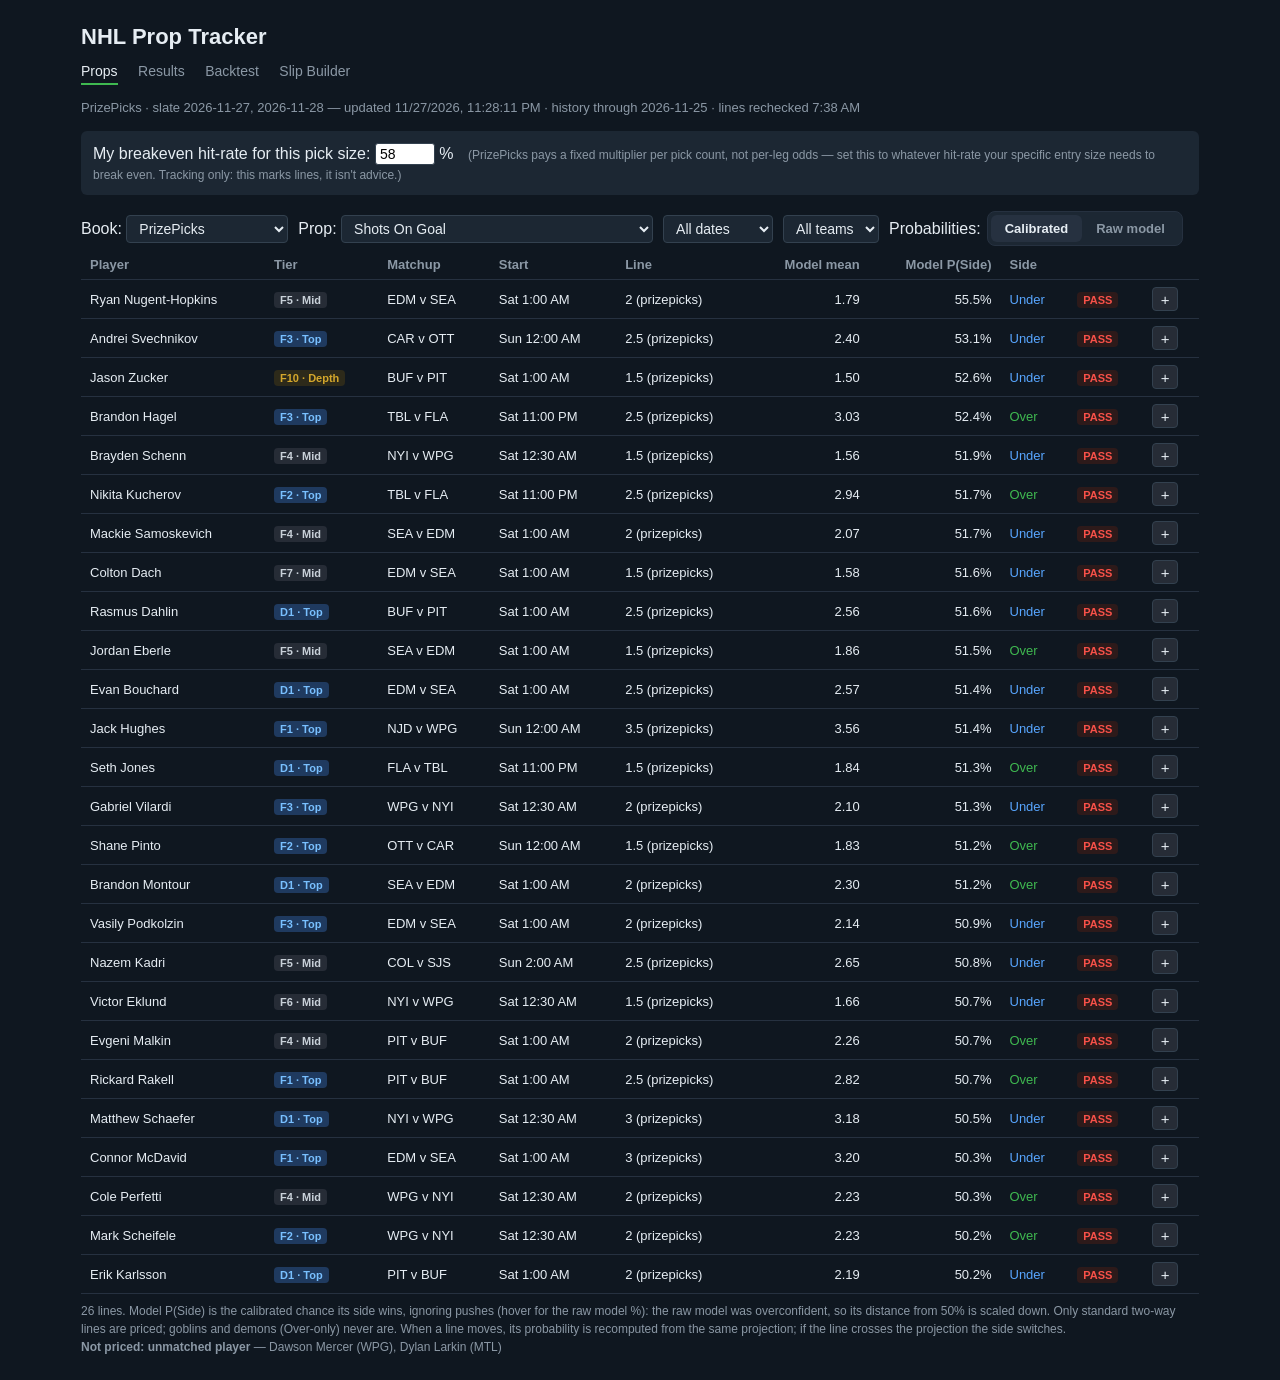
<file: docs/index.html>
<!DOCTYPE html>
<html lang="en">
<head>
<meta charset="UTF-8">
<meta name="viewport" content="width=device-width, initial-scale=1">
<title>NHL Prop Tracker</title>
<link rel="stylesheet" href="site.css">
<script src="slip.js"></script>
<style>
  .breakeven { margin-bottom: 16px; padding: 12px; background: #1c2733; border-radius: 6px; font-size: 16px; }
  .breakeven input { width: 60px; background: #fff; color: #000; border: 1px solid #33414f; border-radius: 3px; padding: 2px 4px; font-size: 14px; }
  .breakeven .hint { color: #8b98a5; font-size: 12px; margin-left: 10px; }
  .propsel { font-size: 16px; margin-bottom: 4px; display: flex; flex-wrap: wrap; gap: 10px; align-items: center; }
  .propsel select { font-size: 14px; padding: 4px 8px; }
  .bet-tag { padding: 2px 6px; border-radius: 4px; font-size: 11px; font-weight: 700; }
  .bet-yes { background: #1a4620; color: #3fb950; }
  .bet-no { background: #2d1a1a; color: #f85149; }
  td.src { color: #8b98a5; font-size: 11px; }
  .moved { display: block; color: #d4a72c; font-size: 11px; margin-top: 2px; }
  .tier { padding: 2px 6px; border-radius: 4px; font-size: 11px; font-weight: 700; white-space: nowrap; }
  .tier-Top { background: #1f3a5f; color: #79c0ff; }
  .tier-Mid { background: #262c36; color: #c9d1d9; }
  .tier-Depth { background: #2d2a1a; color: #d4a72c; }
  .sh { display: none; }
  #propsTable.show-sh .sh { display: table-cell; }
  .addbtn { background: #262c36; color: var(--text); border: 1px solid #33414f; border-radius: 4px; width: 26px; height: 24px;
            font-size: 15px; line-height: 1; cursor: pointer; padding: 0; }
  .addbtn:hover { border-color: var(--good); }
  .addbtn.in { background: #1a4620; color: var(--good); border-color: #1a4620; }
  .lt { padding: 1px 6px; border-radius: 4px; font-size: 10px; font-weight: 700; letter-spacing: .04em; margin-left: 4px; }
  .lt-goblin { background: #1a3a2a; color: #56d364; }
  .lt-demon { background: #3a1a1a; color: #ff7b72; }
  .lt-unknown { background: #262c36; color: #8b98a5; }
  .tiptext { color: #8b98a5; font-size: 12px; line-height: 1.5; margin: 8px 0 12px; padding: 10px 12px; background: #1c2733; border-radius: 6px; }
</style>
</head>
<body>
<h1>NHL Prop Tracker</h1>
<nav>
  <a href="index.html" class="active">Props</a>
  <a href="results.html">Results</a>
  <a href="backtest.html">Backtest</a>
  <a href="slip.html">Slip Builder<span id="slipCount"></span></a>
</nav>
<div class="meta" id="meta">Loading...</div>

<div class="breakeven">
  <label>My breakeven hit-rate for this pick size:
    <input id="breakeven" type="number" value="58" min="1" max="99"> %
  </label>
  <span class="hint">(PrizePicks pays a fixed multiplier per pick count, not per-leg odds — set this to whatever
    hit-rate your specific entry size needs to break even. Tracking only: this marks lines, it isn't advice.)</span>
</div>

<div class="propsel">
  <label>Book: <select id="bookSelect"><option value="prizepicks">PrizePicks</option><option value="underdog">Underdog</option><option value="lgbm">LightGBM (shadow)</option><option value="hits_light">Hits (light pull)</option></select></label>
  <label>Prop: <select id="propSelect"></select></label>
  <label><select id="dateSelect"></select></label>
  <label><select id="teamSelect"></select></label>
  <label id="typeWrap" style="display:none"><select id="typeSelect"><option value="">All line types</option>
    <option value="standard">Standard</option><option value="goblin">Goblin</option><option value="demon">Demon</option></select></label>
  <span style="display:flex;align-items:center;gap:6px">Probabilities: <select id="calMode"><option value="cal">Calibrated</option><option value="raw">Raw model</option></select></span>
</div>

<div class="tiptext" id="tierTip" style="display:none">
  <b>Pairing two Time On Ice legs from the same team:</b> teammates in the same tier gain or lose minutes together
  (power plays, overtime and trailing late lift the top guys; blowouts lift the depth guys), while top and depth players
  trade minutes. So <b>same tier → same direction</b> pairs better, <b>Top vs Depth → opposite directions</b> pairs better,
  and Mid players are close to independent. Tier = rank in the team's ice-time order over each player's last 10 games
  (F1–F3 Top, F4–F9 Mid, F10+ Depth; D1–D2 Top, D3–D4 Mid, D5+ Depth). Measured on 2024–26 data; it doesn't make any single leg more likely.
</div>
<div class="table-wrap">
<table id="pairsTable" style="display:none">
  <thead><tr><th>Team</th><th>Player A</th><th>Player B</th><th>Direction</th><th class="num">Leg A</th>
    <th class="num">Leg B</th><th class="num">Est. both hit</th><th></th><th title="Add both legs to the Slip Builder"></th></tr></thead>
  <tbody id="pairsBody"></tbody>
</table>
<table id="propsTable">
  <thead><tr><th>Player</th><th>Tier</th><th>Matchup</th><th>Start</th><th>Line</th><th class="num">Model mean</th>
    <th class="num">Model P(Side)</th><th>Side</th><th class="sh" title="LightGBM challenger: tracked, never the official pick">LightGBM (shadow)</th><th></th><th title="Add to the Slip Builder"></th></tr></thead>
  <tbody id="propsBody"></tbody>
</table>
</div>
<div class="note" id="notes"></div>

<script>
let DATA = null;
let BOOK = "prizepicks";
// Challenger models: their own pick on the PrizePicks lines they priced, stored on each pick under `field`.
const CHALLENGERS = {
  lgbm: {field: "shadow", name: "LightGBM (shadow)", props: "Time On Ice and Hits",
         about: "LightGBM (shadow) is the challenger machine-learning model"},
  hits_light: {field: "hits_light", name: "Hits (light pull)", props: "Hits",
               about: "Hits (light pull) is the official hits model with a lighter pull toward the position average, which the backtest found fits heavy hitters better"},
};
try { const b = localStorage.getItem("nhlBook"); if (b === "underdog" || b in CHALLENGERS) BOOK = b; } catch (e) {}
const UD = () => BOOK === "underdog";
const CH = () => CHALLENGERS[BOOK] || null;
const LG = () => !!CH();   // any challenger book
const BOOKNAME = () => UD() ? "Underdog" : LG() ? CH().name : "PrizePicks";
// Underdog calls the sides Higher / Lower
const sideName = (side, p) => (p && p.book === "underdog") ? (side === "over" ? "Higher" : "Lower") : (side === "over" ? "Over" : "Under");
// Underdog only: the picked side's payout, a GOBLIN / DEMON tag when it isn't the standard payout,
// and a note when Underdog sells only one side of the line.
function payoutNote(p) {
  if (p.book !== "underdog") return "";
  const t = p.line_type && p.line_type !== "standard" ? `<span class="lt lt-${p.line_type}">${p.line_type.toUpperCase()}</span>` : "";
  const one = (p.sides || []).length === 1 ? ` <span class="src">${sideName(p.sides[0], p)} only</span>` : "";
  return ` <span class="src" title="Payout multiplier of the picked side; ×1 is Underdog's standard payout">${p.mult != null ? "×" + p.mult : ""}</span>${t}${one}`;
}
// combos list their teams as "BOS/MTL": a team filter matches any leg
const onTeam = (p, team) => String(p.team || "").split("/").includes(team);
const esc = s => String(s ?? "").replace(/[&<>"]/g, c => ({"&":"&amp;","<":"&lt;",">":"&gt;",'"':"&quot;"}[c]));
let RAW = false;
try { RAW = localStorage.getItem("nhlProbMode") === "raw"; } catch (e) {}
const P = p => RAW ? p.prob : (p.prob_cal ?? p.prob);   // calibrated % unless the toggle says raw
const P2 = p => RAW ? (p.prob_cal ?? p.prob) : p.prob;   // the other one, for the hover text
const time = iso => new Date(iso).toLocaleString([], {weekday: "short", hour: "numeric", minute: "2-digit"});

const LIFTS_DEFAULT = {"F1+F2": {over: 1.37, under: 1.32}, "F1+D1": {over: 1.24, under: 1.20}, "D1+D2": {over: 1.17, under: 1.15}};
const pairKind = (a, b) => { const k = [a, b].sort((x, y) => (x[0] !== "F") - (y[0] !== "F") || x.slice(1) - y.slice(1)).join("+");
  return LIFTS_DEFAULT[k] ? k : null; };

// "+" adds the pick (or both legs of a pair) to the Slip Builder; "✓" means it's already there (click to remove).
const SHOWN = {};
function addBtn(ps) {
  ps.forEach(p => SHOWN[slipKey(p)] = p);
  const keys = ps.map(slipKey).join(","), inSlip = ps.every(slipHas);
  return `<button class="addbtn${inSlip ? " in" : ""}" data-keys="${esc(keys)}"
    title="${inSlip ? "In your slip: click to remove" : ps.length > 1 ? "Add both legs to the Slip Builder" : "Add to the Slip Builder"}">${inSlip ? "✓" : "+"}</button>`;
}
document.addEventListener("click", e => {
  const b = e.target.closest(".addbtn");
  if (!b) return;
  const ps = b.dataset.keys.split(",").map(k => SHOWN[k]).filter(Boolean);
  const inSlip = ps.every(slipHas);
  ps.forEach(p => { if (slipHas(p) === inSlip) slipToggle(p); });   // pair: add both, or remove both
  if (DATA) renderTable();
});

function renderPairs(day, team, breakeven) {
  const lifts = DATA.pair_lifts || LIFTS_DEFAULT, joinBE = breakeven * breakeven;
  const legs = DATA.picks.filter(p => !p.skip_reason && p.category === "toi" && p.tier_rank
    && (!day || p.game_date === day) && (!team || p.team === team));
  const groups = {};
  legs.forEach(p => (groups[`${p.game_date}|${p.team}`] ||= []).push(p));
  const rows = [];
  for (const ps of Object.values(groups)) for (let i = 0; i < ps.length; i++) for (let j = i + 1; j < ps.length; j++) {
    let a = ps[i], b = ps[j];
    const kind = pairKind(a.tier_rank, b.tier_rank);
    if (!kind || a.side !== b.side) continue;
    if (a.tier_rank !== kind.split("+")[0]) [a, b] = [b, a];
    const lift = (lifts[kind] || {})[a.side] || 1, pa = P(a), pb = P(b);
    rows.push({a, b, kind, lift, est: Math.min(pa * pb * lift, pa, pb)});
  }
  rows.sort((x, y) => y.est - x.est);
  const leg = p => `${esc(p.player)}${usedTag(p)} <span class="tier tier-${p.tier}">${esc(p.tier_rank)}</span> <span class="src">${p.line}</span>`;
  document.getElementById("pairsBody").innerHTML = rows.length ? rows.map(r => `<tr>
      <td>${esc(r.a.team)} v ${esc(r.a.opp)}<br><span class="src">${time(r.a.start_time)}</span></td>
      <td>${leg(r.a)}</td><td>${leg(r.b)}</td>
      <td class="${r.a.side}">both ${r.a.side === "over" ? "Over" : "Under"} <span class="src">${r.kind} ×${r.lift}</span></td>
      <td class="num">${(P(r.a) * 100).toFixed(1)}%</td><td class="num">${(P(r.b) * 100).toFixed(1)}%</td>
      <td class="num"><b>${(r.est * 100).toFixed(1)}%</b></td>
      <td>${r.est >= joinBE ? '<span class="bet-tag bet-yes">CLEARS</span>' : '<span class="bet-tag bet-no">PASS</span>'}</td>
      <td>${addBtn([r.a, r.b])}</td></tr>`).join("")
    : `<tr><td colspan="9" class="empty">No linked same-direction TOI pairs for this selection. A pair needs both players' TOI lines on the
       board, ranked F1 + F2, F1 + D1 or D1 + D2 on the same team, with the model picking the same direction on both.</td></tr>`;
  document.getElementById("notes").innerHTML = `${rows.length} pairs. Est. both hit = leg A × leg B × lift (how much more often these two
    players' minutes land the same way than independent legs would; measured on 2024–26 games). Breakeven for two legs =
    ${(breakeven * 100).toFixed(1)}%² = ${(joinBE * 100).toFixed(1)}%. Experimental: the lifts come from a backtest against each player's own
    recent average, not real PrizePicks lines, and PrizePicks may restrict some same-team combinations. Results → Pairs tracks how these do.`;
}

function renderTable() {
  const cat = document.getElementById("propSelect").value;
  const day = document.getElementById("dateSelect").value;
  const team = document.getElementById("teamSelect").value;
  document.getElementById("tierTip").style.display = (cat === "toi" || cat === "toi_pairs") ? "" : "none";
  const breakeven = Number(document.getElementById("breakeven").value) / 100;
  const pairsMode = cat === "toi_pairs";
  document.getElementById("pairsTable").style.display = pairsMode ? "" : "none";
  document.getElementById("propsTable").style.display = pairsMode ? "none" : "";
  if (pairsMode) { renderPairs(day, team, breakeven); return; }
  document.getElementById("propsTable").classList.toggle("show-sh", DATA.picks.some(p => p.category === cat && p.shadow));
  const tbody = document.getElementById("propsBody");
  // Ranked by the model's own confidence (highest P(side) first) so the most lopsided lines float to the top.
  const ltype = UD() ? document.getElementById("typeSelect").value : "";
  const rows = DATA.picks.filter(p => !p.skip_reason && p.category === cat && (!day || p.game_date === day)
      && (!team || onTeam(p, team)) && (!ltype || p.line_type === ltype))
    .sort(team ? ((a, b) => (a.tier_rank || "Z").localeCompare(b.tier_rank || "Z", undefined, {numeric: true}))
               : ((a, b) => P(b) - P(a)));
  const tierCell = p => p.tier ? `<span class="tier tier-${p.tier}" title="${p.recent_toi} min avg, last 10 games">${esc(p.tier_rank)} · ${p.tier}</span>` : "";
  tbody.innerHTML = rows.length ? rows.map(p => `<tr>
      <td>${esc(p.player)}${usedTag(p)}</td><td>${tierCell(p)}</td><td>${esc(p.team)} v ${esc(p.opp)}</td><td>${time(p.start_time)}</td>
      <td>${p.line} <span class="src">(${UD() ? "underdog" : "prizepicks"})</span>${payoutNote(p)}${moveNote(p) ? `<span class="moved">${esc(moveNote(p))}</span>` : ""}</td>
      <td class="num"${p.legs ? ` title="${esc(p.legs.map(l => `${l.name} ${Number(l.mean).toFixed(2)}`).join(" + "))}"` : ""}>${p.model_mean.toFixed(2)}${p.legs
        ? `<span class="moved" style="color:#8b98a5">${p.legs.map(l => Number(l.mean).toFixed(1)).join(" + ")}</span>` : ""}</td>
      <td class="num" title="${RAW ? "calibrated" : "raw model"} ${(P2(p) * 100).toFixed(1)}%">${(P(p) * 100).toFixed(1)}%</td>
      <td class="${p.side}">${sideName(p.side, p)}</td>
      <td class="sh">${p.shadow ? `<span class="${p.shadow.side}">${p.shadow.side === "over" ? "Over" : "Under"}</span>
        ${((RAW ? p.shadow.prob : p.shadow.prob_cal) * 100).toFixed(1)}% <span class="src">${p.shadow.mean.toFixed(2)}</span>${p.shadow.side !== p.side ? ' <span class="src">≠</span>' : ""}` : "—"}</td>
      <td>${P(p) >= breakeven ? '<span class="bet-tag bet-yes">CLEARS</span>' : '<span class="bet-tag bet-no">PASS</span>'}</td>
      <td>${addBtn([p])}</td>
    </tr>`).join("")
    : `<tr><td colspan="11" class="empty">${LG() ? `No ${CH().name} picks for this selection. It prices ${CH().props} only.`
        : `No priced ${BOOKNAME()} lines for this selection right now.`}</td></tr>`;

  const skipped = DATA.picks.filter(p => p.skip_reason && p.category === cat && (!day || p.game_date === day) && (!team || onTeam(p, team)));
  const why = {};
  skipped.forEach(p => (why[p.skip_reason] ||= new Set()).add(`${p.player} (${p.team})`));
  document.getElementById("notes").innerHTML = (rows.length ? `${rows.length} lines. ${RAW
      ? "Model P(Side) is the RAW model chance its side wins, ignoring pushes (hover for calibrated). The raw model has been overconfident on graded picks, so CLEARS here is optimistic. "
      : "Model P(Side) is the calibrated chance its side wins, ignoring pushes (hover for the raw model %): the raw model was overconfident, so its distance from 50% is scaled down. "}` : "")
    + (LG()
      ? `${CH().about}: its own projection, side and probability on the same PrizePicks lines, ${CH().props} only.
         It's tracked, never the official pick (Results → ${CH().name}). The Official model column shows what the site's
         model says on the same line; ≠ marks lines where the two disagree. It's priced at the morning model run's line, so
         lines that moved since aren't repriced here. `
      : UD()
      ? `Every Underdog line is priced, whatever it pays: the small number after the line is the picked side's payout multiplier
         as Underdog's feed gives it (×1 = the standard payout, below ×1 pays less, above ×1 pays more), and GOBLIN / DEMON mark
         sides paying less / more than standard. Most Underdog lines are tilted this way: the likelier side usually pays less. The model can only pick a side Underdog sells, so a
         "Higher only" line can show a chance below 50%. Underdog picks are tracked separately from PrizePicks (Results → Underdog). `
      : (cat.endsWith("_combo") ? `Combo = the players' totals added together. Model mean is the sum of each player's projection (shown
          underneath, hover for names), priced with how much the players' numbers move together: goalies in the same game move in
          opposite directions, so their combined saves vary less; shooters are close to independent. Experimental. ` : "")
        + `Only standard two-way lines are priced; goblins and demons (Over-only) never are. `
        + `When a line moves, its probability is recomputed from the same projection; if the line crosses the projection the side switches.`)
    + Object.entries(why).map(([r, s]) => `<br><b>Not priced: ${esc(r.replace(/_/g, " "))}</b> — ${[...s].slice(0, 40).map(esc).join(", ")}${s.size > 40 ? " …" : ""}`).join("");
}

function loadBook() {
  const file = UD() ? "data/props_underdog.json" : "data/props.json";
  document.getElementById("typeWrap").style.display = UD() ? "" : "none";
  document.querySelector(".breakeven .hint").style.display = UD() ? "none" : "";
  document.querySelector("#propsTable th.sh").textContent = LG() ? "Official model" : CHALLENGERS.lgbm.name;
  document.querySelector("#propsTable th.sh").title = LG() ? "The site's official pick on the same line" : "LightGBM challenger: tracked, never the official pick";
  fetch(file, {cache: "no-store"}).then(r => r.json()).then(async json => {
    const board = UD() || LG() ? null : await loadBoard();   // live repricing exists for official PrizePicks picks only
    const nLive = applyBoard(json, board);
    json.picks.forEach(p => { p.book = p.book || (UD() ? "underdog" : "prizepicks"); });
    if (LG()) {   // swap: the challenger's pick becomes the row, the official pick moves to the comparison column
      const f = CH().field;
      json.picks = json.picks.filter(p => p[f] && !p.skip_reason).map(p => Object.assign({}, p, {
        model_mean: p[f].mean, side: p[f].side, prob: p[f].prob, prob_cal: p[f].prob_cal,
        shadow: {mean: p.model_mean, side: p.side, prob: p.prob, prob_cal: p.prob_cal}}));
    }
    DATA = json;
    const labels = json.labels || {};
    document.getElementById("meta").textContent =
      `${BOOKNAME()} · slate ${json.slate_dates.join(", ")} — updated ${new Date(json.generated_at).toLocaleString()} · history through ${json.history_through}` +
      (board && new Date(board.updated_at) > new Date(json.generated_at)
        ? ` · lines rechecked ${new Date(board.updated_at).toLocaleTimeString([], {hour: "numeric", minute: "2-digit"})}${nLive ? ` (${nLive} moved and repriced)` : ""}` : "");
    // headline props first, then experimental, then anything recorded but not priced
    const cats = [...new Set(json.picks.map(p => p.category))];
    const priced = c => json.picks.some(p => p.category === c && !p.skip_reason);
    const headline = c => json.picks.some(p => p.category === c && p.headline);
    cats.sort((a, b) => (priced(b) - priced(a)) || (headline(b) - headline(a)) || (labels[a] || a).localeCompare(labels[b] || b));
    const keep = document.getElementById("propSelect").value;
    document.getElementById("propSelect").innerHTML = cats.map(c =>
      `<option value="${c}">${esc(labels[c] || c)}${priced(c) && !headline(c) ? " (experimental)" : ""}</option>` +
      (c === "toi" && priced(c) && !LG() ? `<option value="toi_pairs">Time On Ice: correlated pairs (experimental)</option>` : "")).join("");
    if (cats.includes(keep)) document.getElementById("propSelect").value = keep;   // same prop when switching books
    const dates = [...new Set(json.picks.map(p => p.game_date))].sort();
    document.getElementById("dateSelect").innerHTML = (dates.length > 1 ? `<option value="">All dates</option>` : "") +
      dates.map(d => `<option value="${d}">${d}</option>`).join("");
    const teams = [...new Set(json.picks.flatMap(p => String(p.team || "").split("/")))].filter(Boolean).sort();
    document.getElementById("teamSelect").innerHTML = `<option value="">All teams</option>` +
      teams.map(t => `<option value="${t}">${esc(t)}</option>`).join("");
    renderTable();
  }).catch(() => {
    DATA = null;
    document.getElementById("propsBody").innerHTML = "";
    document.getElementById("notes").innerHTML = "";
    document.getElementById("meta").textContent = UD()
      ? "No Underdog lines yet — they appear after the next model run that finds NHL lines on the Underdog board."
      : "Couldn't load props.json yet — run the Action.";
  });
}
document.getElementById("bookSelect").value = BOOK;
document.getElementById("bookSelect").addEventListener("change", e => {
  BOOK = e.target.value;
  try { localStorage.setItem("nhlBook", BOOK); } catch (err) {}
  loadBook();
});
loadBook();

["propSelect", "dateSelect", "teamSelect", "typeSelect"].forEach(id => document.getElementById(id).addEventListener("change", () => DATA && renderTable()));
document.getElementById("breakeven").addEventListener("input", () => DATA && renderTable());
document.getElementById("calMode").value = RAW ? "raw" : "cal";
segmented(document.getElementById("calMode"));
document.getElementById("calMode").addEventListener("change", e => {
  RAW = e.target.value === "raw";
  try { localStorage.setItem("nhlProbMode", RAW ? "raw" : "cal"); } catch (err) {}
  if (DATA) renderTable();
});
</script>
</body>
</html>
</file>
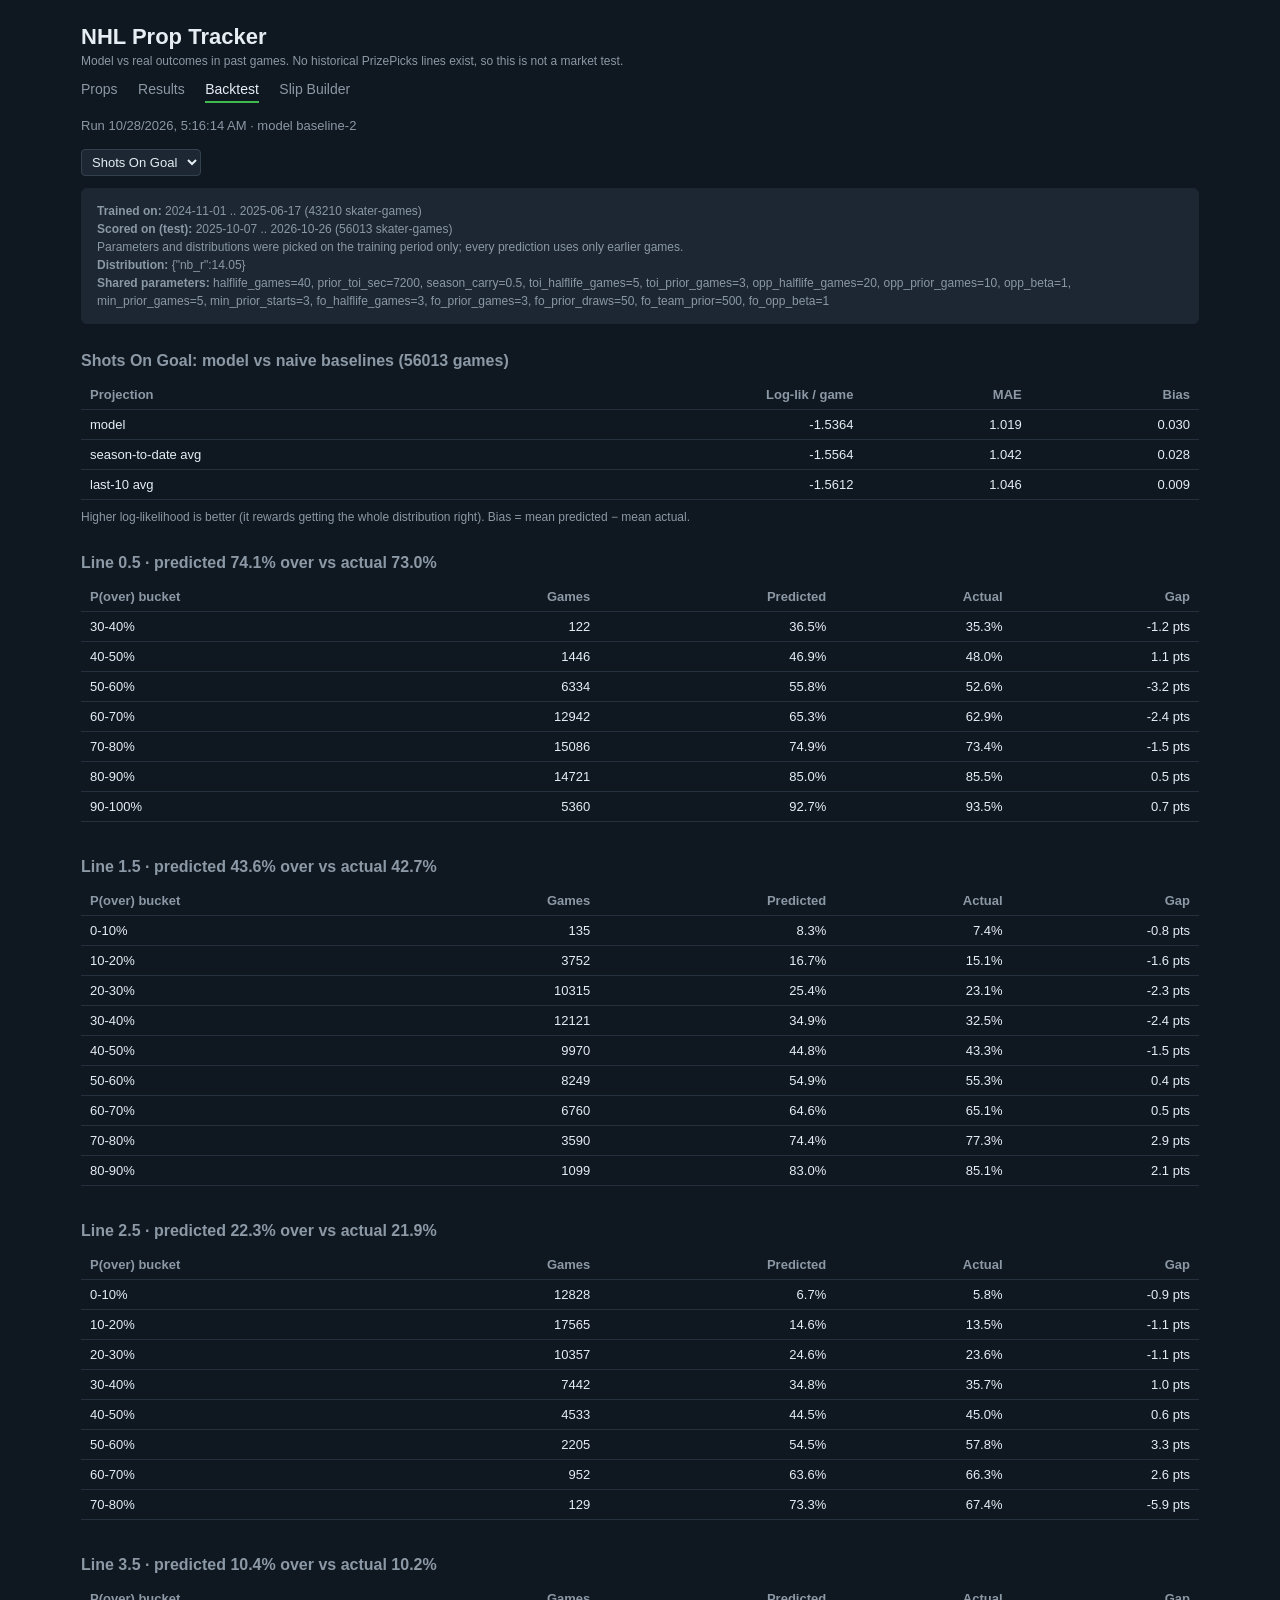
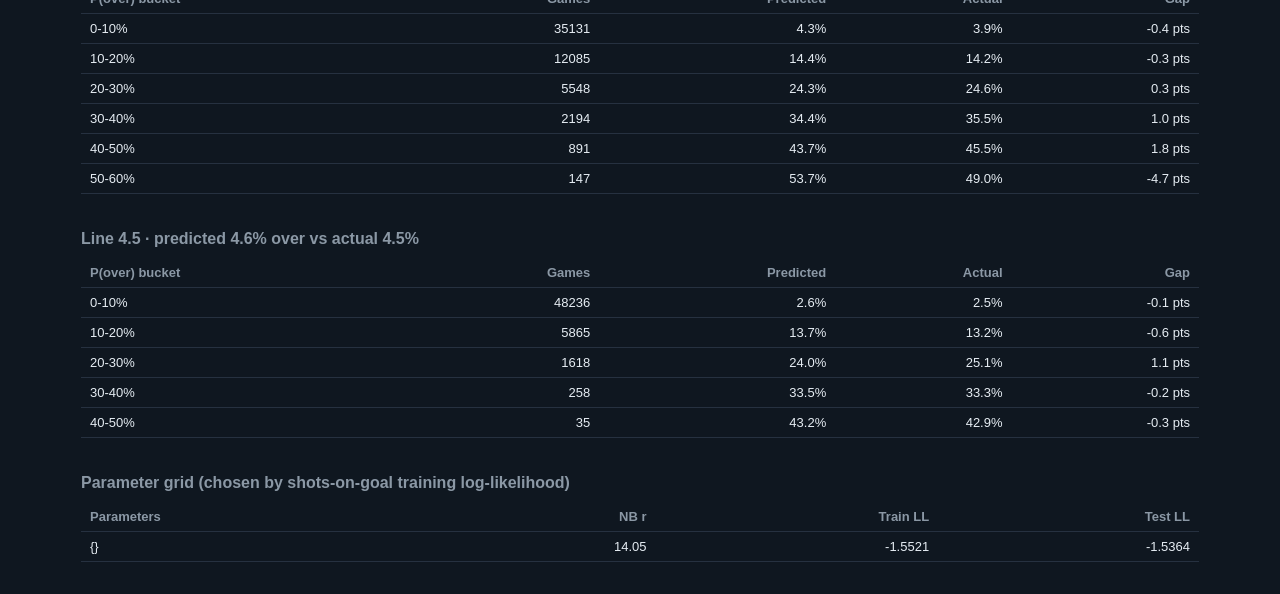
<file: docs/backtest.html>
<!DOCTYPE html>
<html lang="en">
<head>
<meta charset="UTF-8">
<meta name="viewport" content="width=device-width, initial-scale=1">
<title>NHL Prop Backtest</title>
<link rel="stylesheet" href="site.css">
<script src="slip.js"></script>
</head>
<body>
<h1>NHL Prop Tracker</h1>
<div class="tag">Model vs real outcomes in past games. No historical PrizePicks lines exist, so this is not a market test.</div>
<nav>
  <a href="index.html">Props</a>
  <a href="results.html">Results</a>
  <a href="backtest.html" class="active">Backtest</a>
  <a href="slip.html">Slip Builder<span id="slipCount"></span></a>
</nav>
<div class="meta" id="meta">Loading...</div>
<div class="filters" id="tabs"></div>
<div id="out"></div>

<script>
const esc = s => String(s ?? "").replace(/[&<>"]/g, c => ({"&":"&amp;","<":"&lt;",">":"&gt;",'"':"&quot;"}[c]));
const pct = x => x == null ? "—" : (x * 100).toFixed(1) + "%";
const NAMES = {sog: "Shots On Goal", hits: "Hits", blocks: "Blocked Shots", toi: "Time On Ice", saves: "Goalie Saves", faceoffs: "Faceoffs Won"};

fetch("data/backtest.json", {cache: "no-store"}).then(r => r.json()).then(b => {
  document.getElementById("meta").textContent = `Run ${new Date(b.generated_at).toLocaleString()} · model ${b.model_version}`;
  // older single-prop reports had metrics/calibration at the top level
  const props = b.props || {sog: {metrics: b.metrics, calibration: b.calibration, dist: {nb_r: b.params.nb_r}}};
  const keys = Object.keys(props);
  document.getElementById("tabs").innerHTML = `<select id="prop">${keys.map(k => `<option value="${k}">${esc(NAMES[k] || k)}</option>`).join("")}</select>`;
  const draw = () => {
    const k = document.getElementById("prop").value, p = props[k];
    const ll = k === "toi" ? "ll_normal" : "ll_nb";
    let h = `<div class="panel note">
        <b>Trained on:</b> ${esc(b.split.train)}<br><b>Scored on (${esc(b.split.evaluated_on)}):</b> ${esc(b.split.eval)}<br>
        Parameters and distributions were picked on the training period only; every prediction uses only earlier games.<br>
        <b>Distribution:</b> ${esc(JSON.stringify(p.dist))}${p.note ? ` · ${esc(p.note)}` : ""}${p.units ? ` · in ${esc(p.units)}` : ""}<br>
        <b>Shared parameters:</b> ${esc(Object.entries(b.params).map(([a, v]) => `${a}=${v}`).join(", "))}</div>
      <h2>${esc(NAMES[k] || k)}: model vs naive baselines${p.n_test ? ` (${p.n_test} games)` : ""}</h2><div class="table-wrap"><table><thead><tr>
        <th>Projection</th><th class="num">Log-lik / game</th><th class="num">MAE</th><th class="num">Bias</th></tr></thead><tbody>
        ${Object.entries(p.metrics).map(([n, m]) => `<tr><td>${esc(n)}</td><td class="num">${(m[ll] ?? m.ll_nb).toFixed(4)}</td>
          <td class="num">${m.mae.toFixed(3)}</td><td class="num">${m.bias.toFixed(3)}</td></tr>`).join("")}
      </tbody></table></div>
      <div class="note">Higher log-likelihood is better (it rewards getting the whole distribution right). Bias = mean predicted − mean actual.</div>`;
    for (const [line, t] of Object.entries(p.calibration)) {
      h += `<h2>Line ${line} · predicted ${pct(t.pred_mean)} over vs actual ${pct(t.actual_mean)}</h2><div class="table-wrap"><table><thead><tr>
        <th>P(over) bucket</th><th class="num">Games</th><th class="num">Predicted</th><th class="num">Actual</th><th class="num">Gap</th></tr></thead><tbody>
        ${t.rows.map(r => `<tr><td>${r.bucket}</td><td class="num">${r.n}</td><td class="num">${pct(r.pred)}</td><td class="num">${pct(r.actual)}</td>
          <td class="num">${((r.actual - r.pred) * 100).toFixed(1)} pts</td></tr>`).join("")}</tbody></table></div>`;
    }
    if (k === "sog" && b.grid) {
      h += `<h2>Parameter grid (chosen by shots-on-goal training log-likelihood)</h2><div class="table-wrap"><table><thead><tr><th>Parameters</th>
        <th class="num">NB r</th><th class="num">Train LL</th><th class="num">Test LL</th></tr></thead><tbody>
        ${b.grid.map(g => `<tr><td>${esc(JSON.stringify(g.params))}</td><td class="num">${g.nb_r}</td><td class="num">${g.train_ll}</td>
          <td class="num">${g.test_ll ?? "—"}</td></tr>`).join("")}</tbody></table></div>`;
    }
    document.getElementById("out").innerHTML = h;
  };
  document.getElementById("prop").addEventListener("change", draw);
  draw();
}).catch(() => { document.getElementById("meta").textContent = "No backtest yet. Run python backtest.py locally and push docs/data/backtest.json."; });
</script>
</body>
</html>
</file>
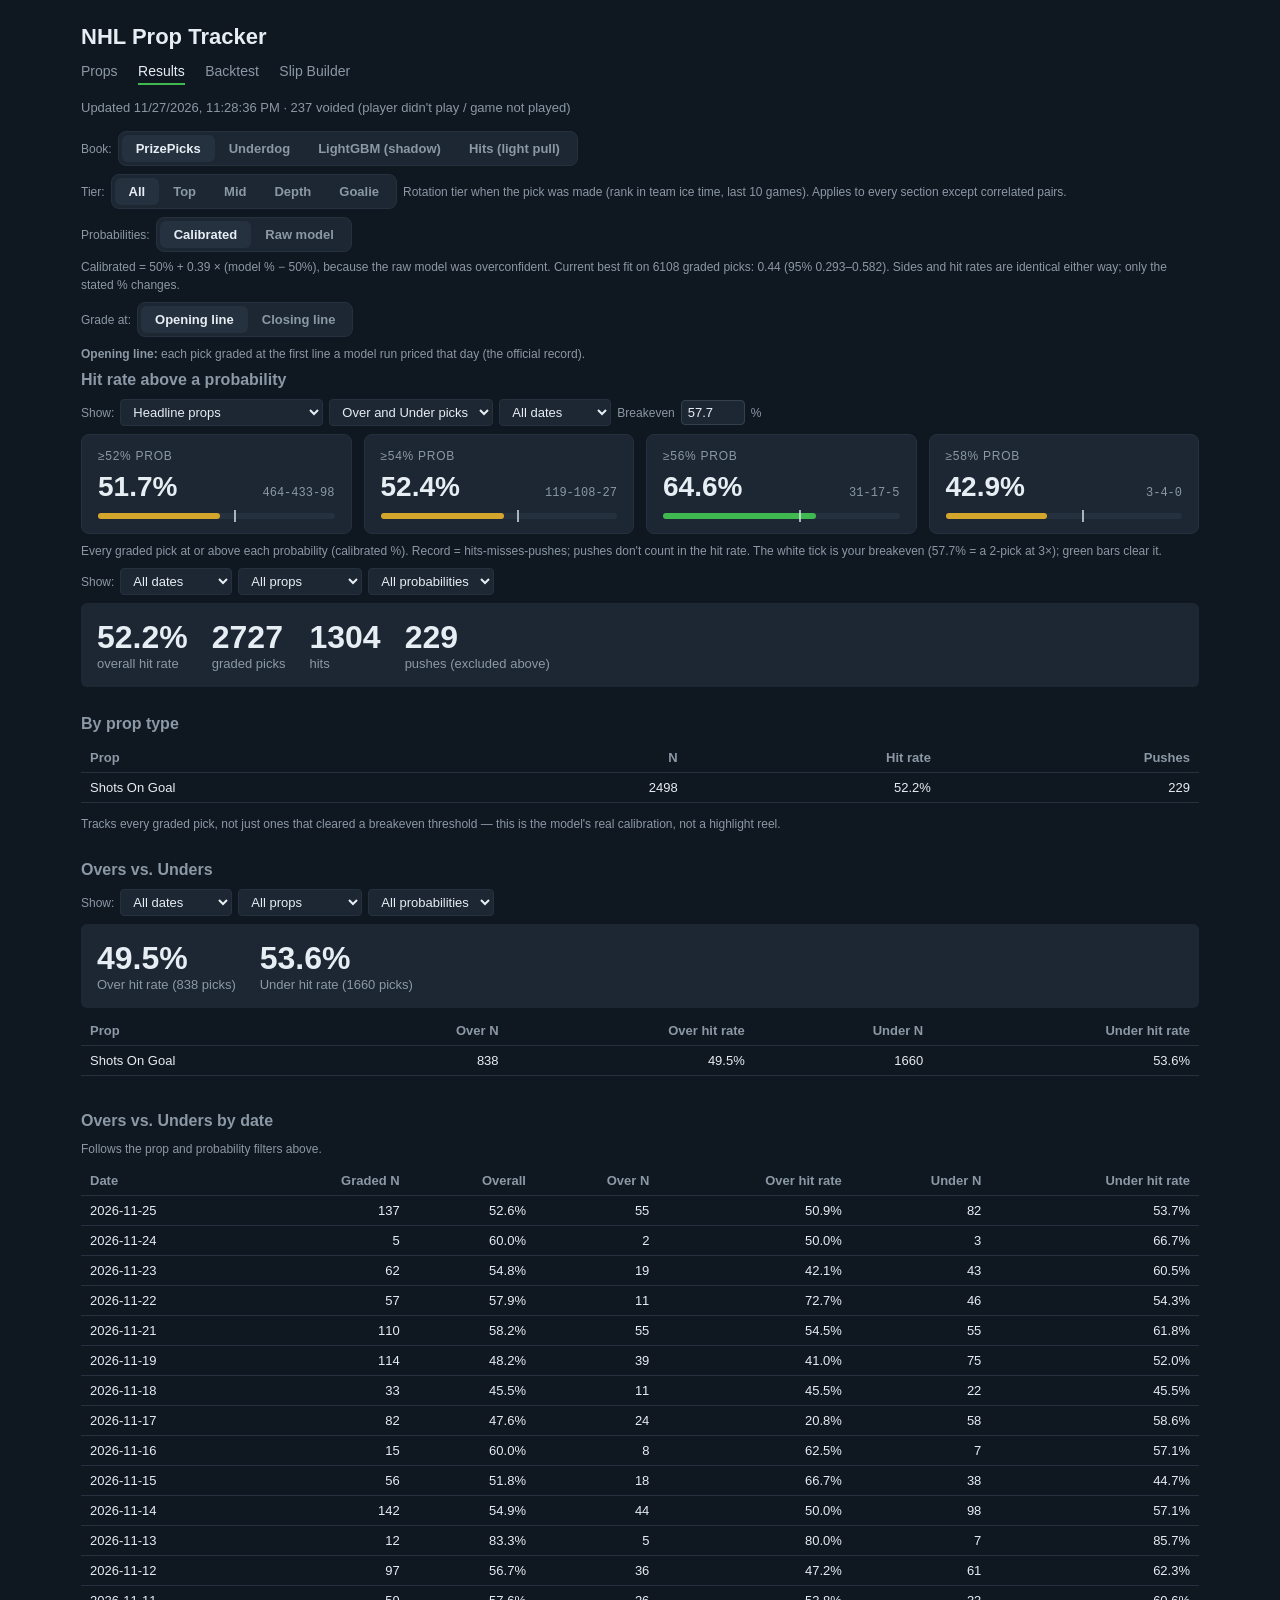
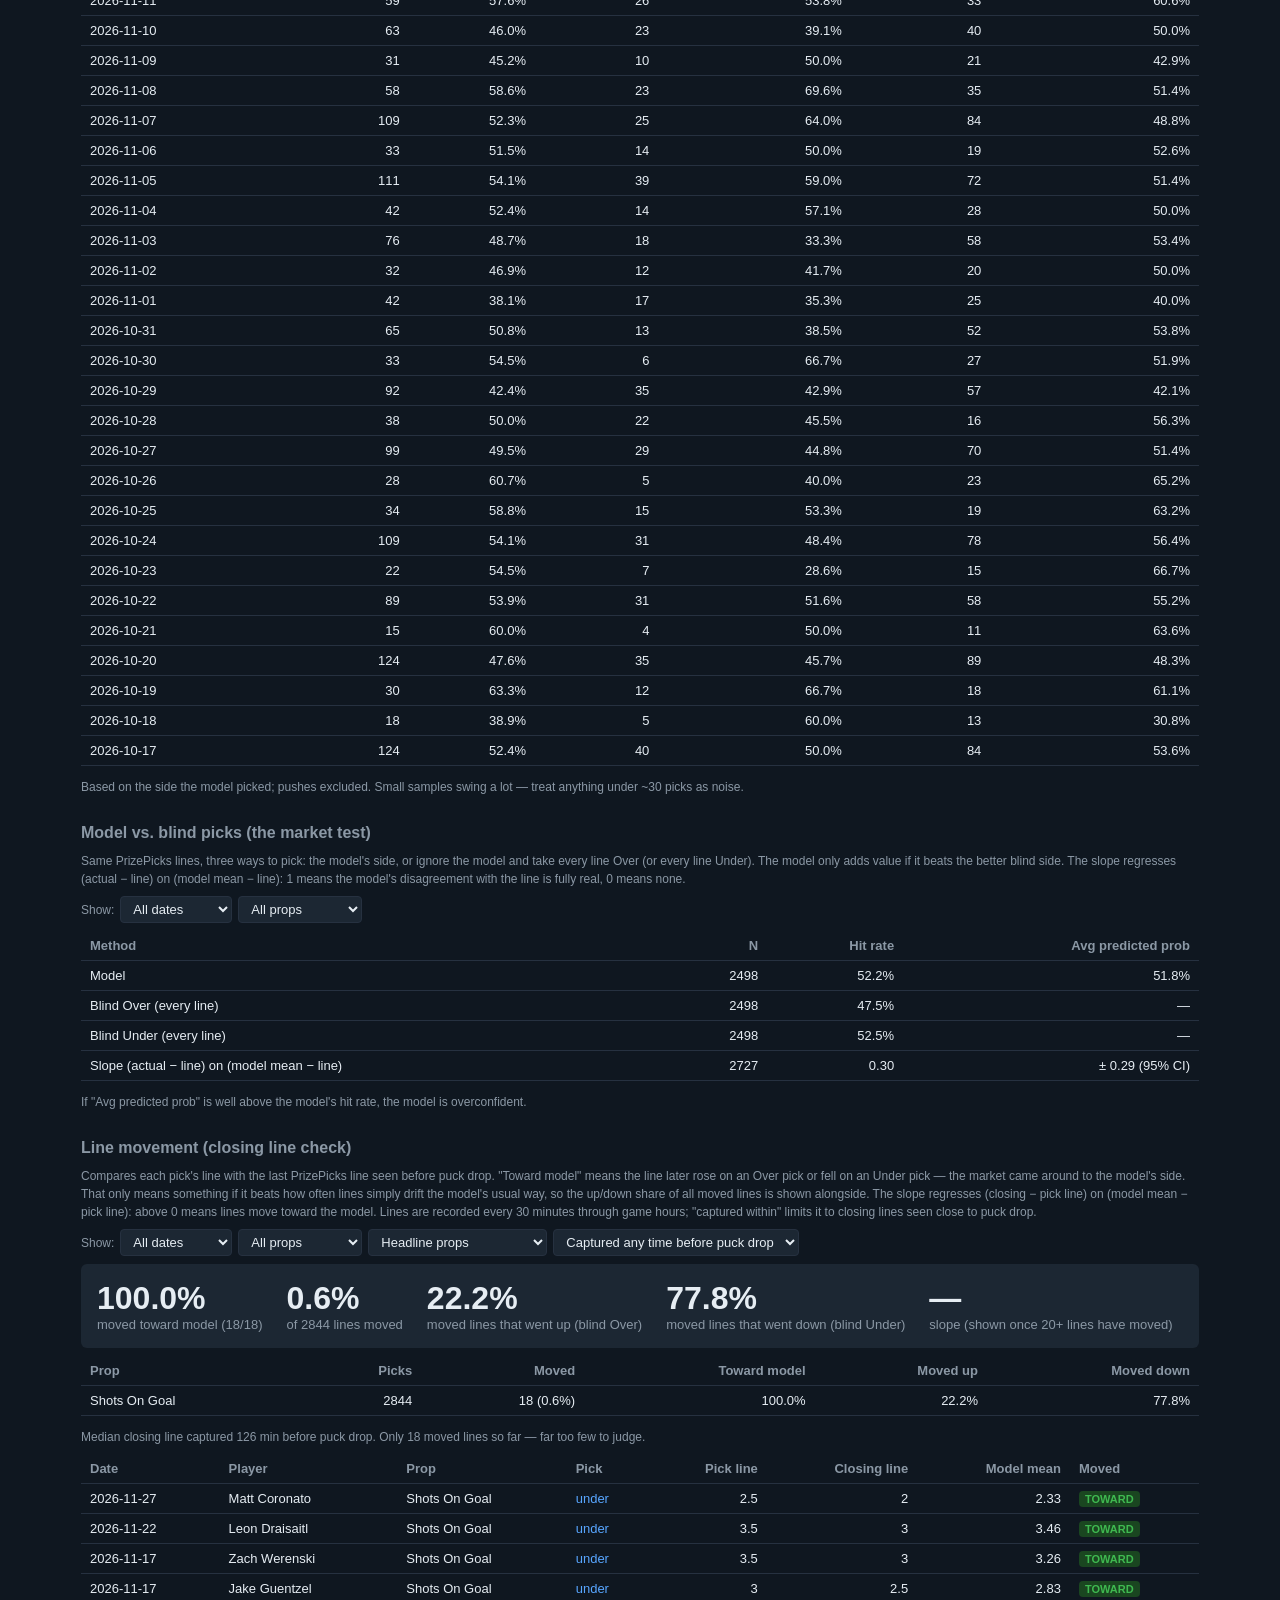
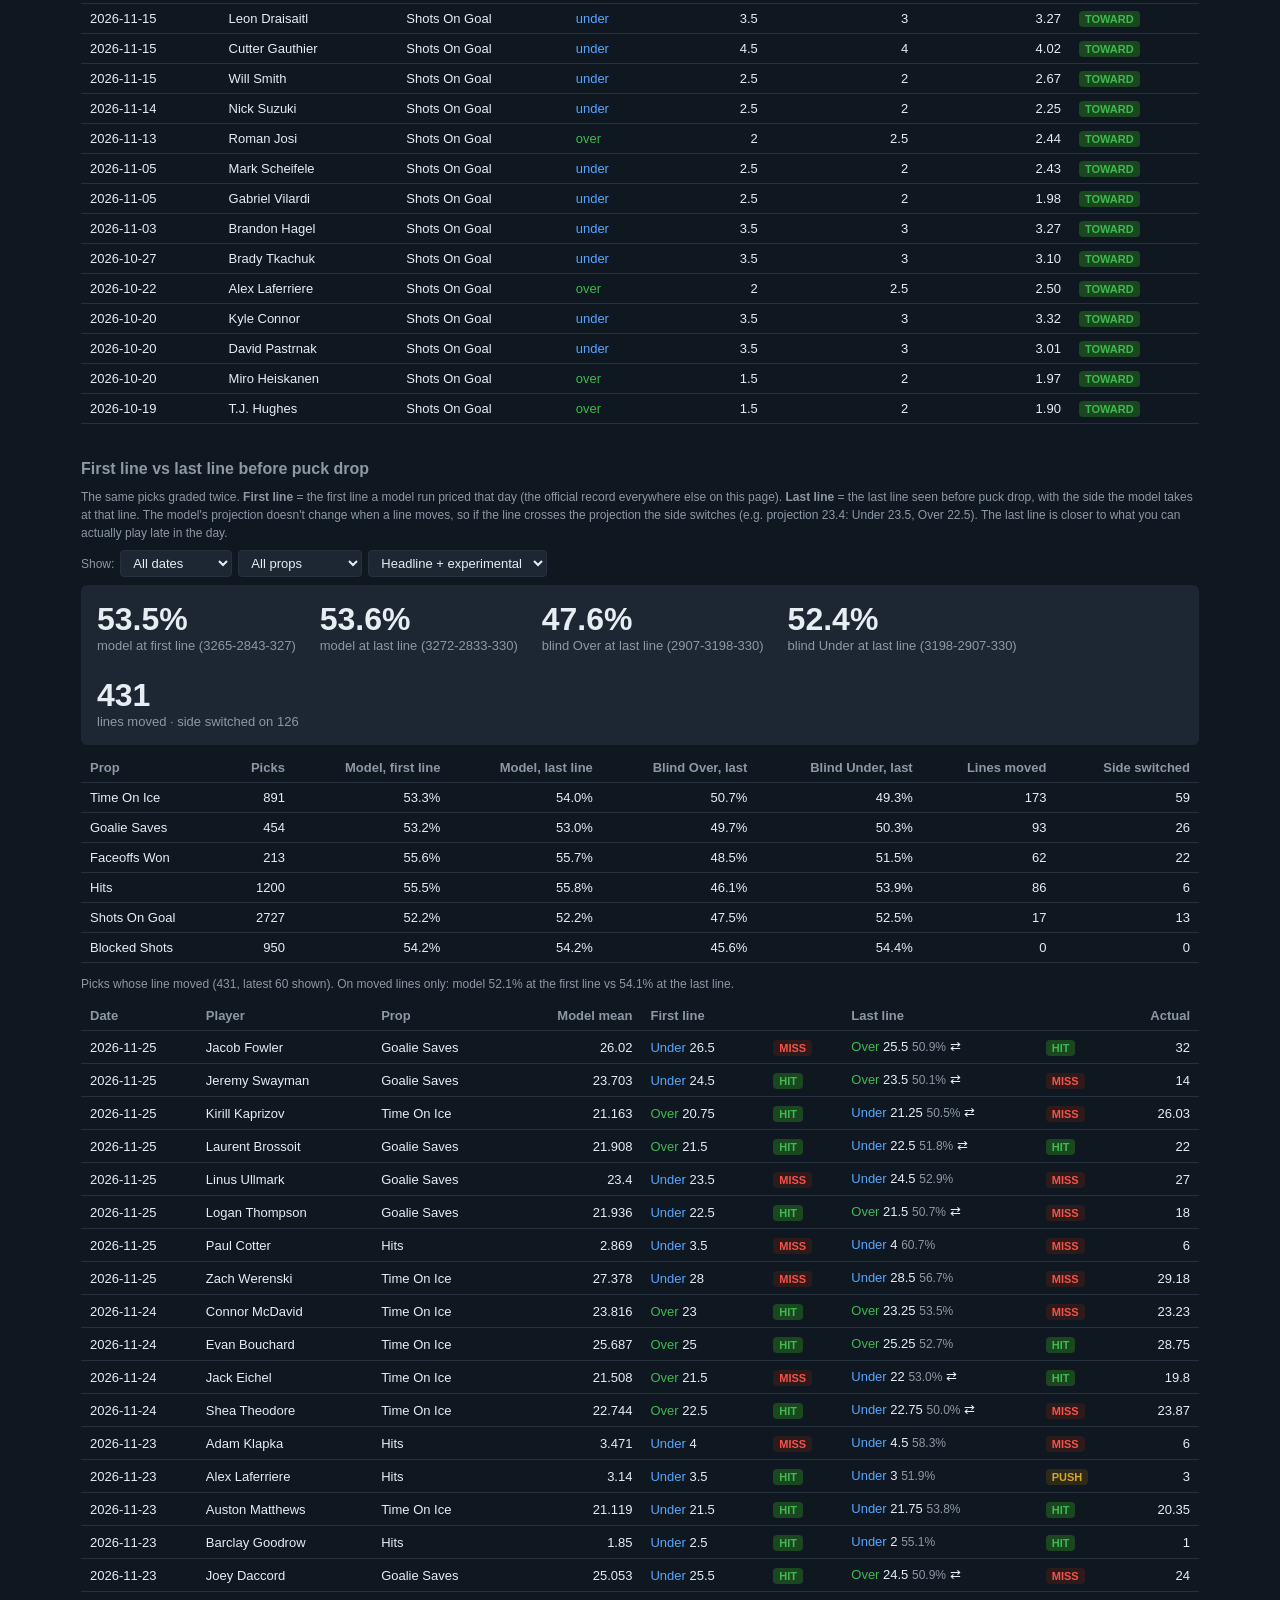
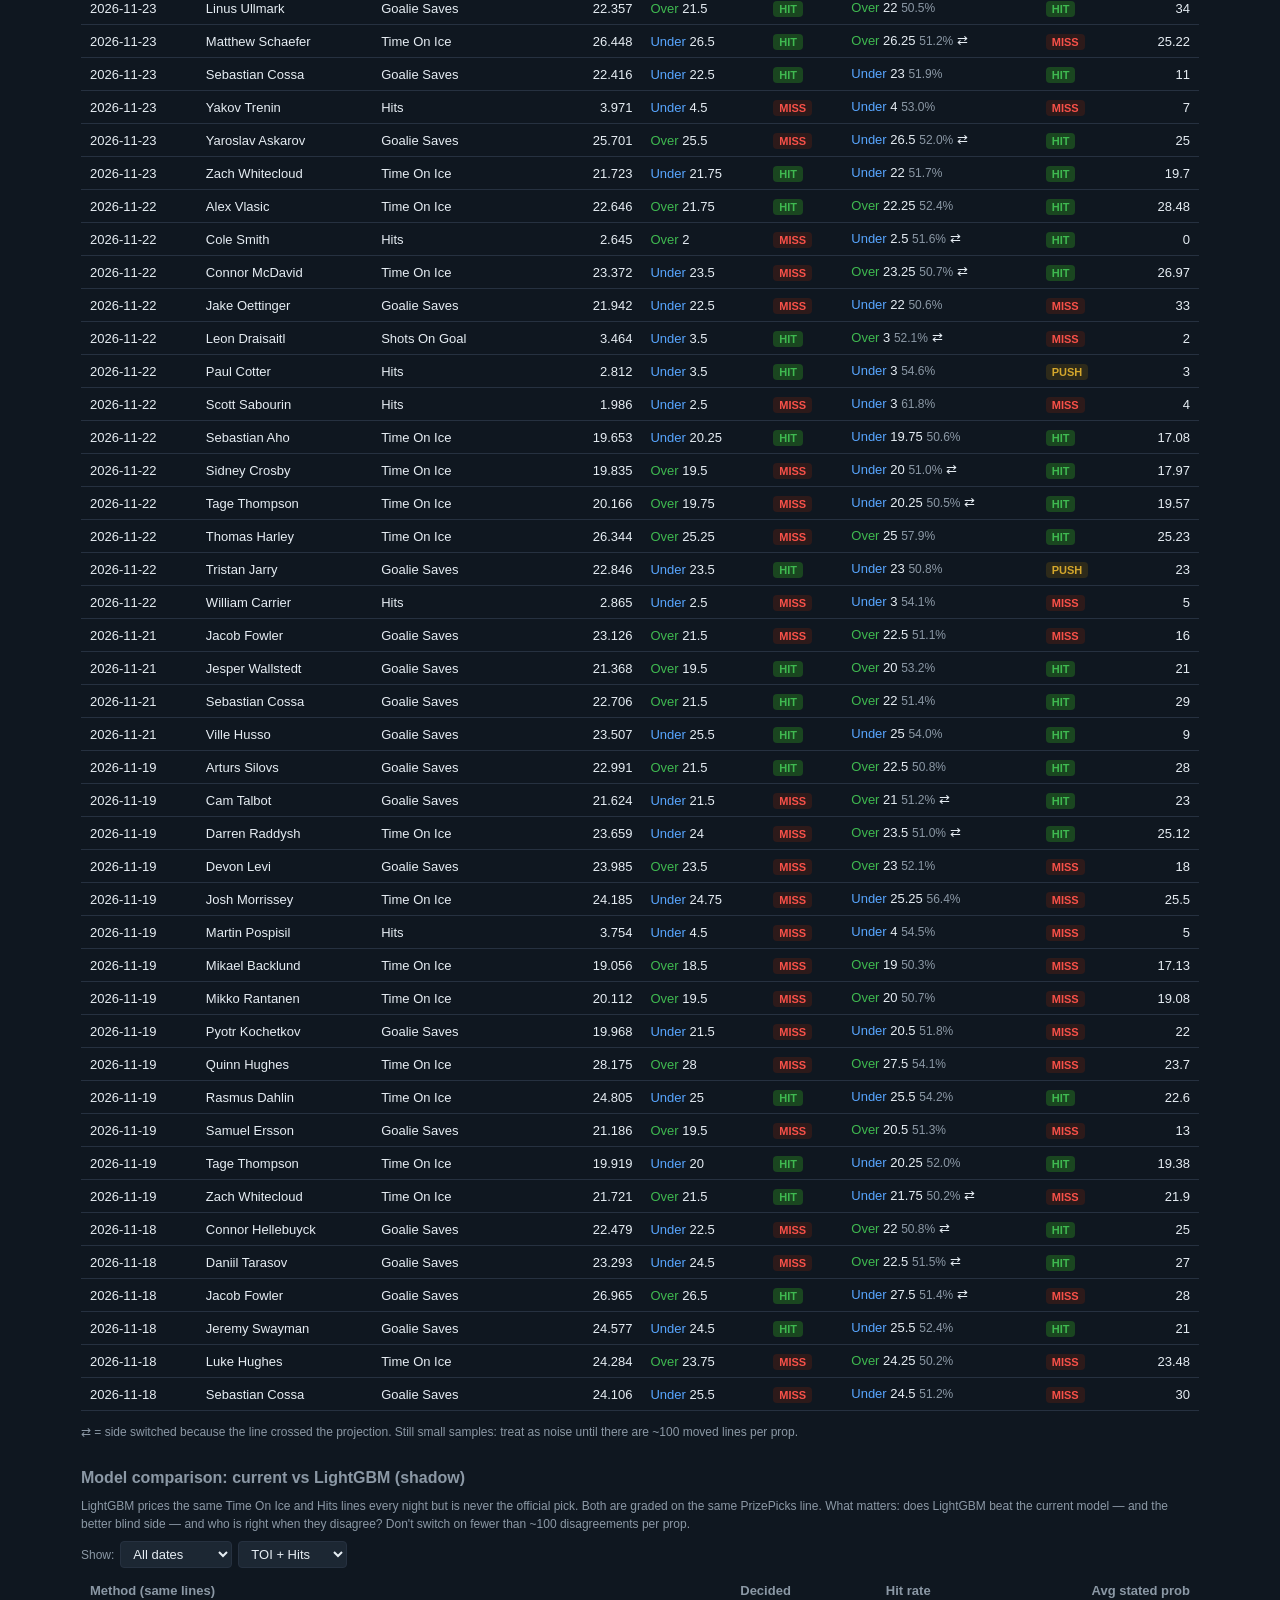
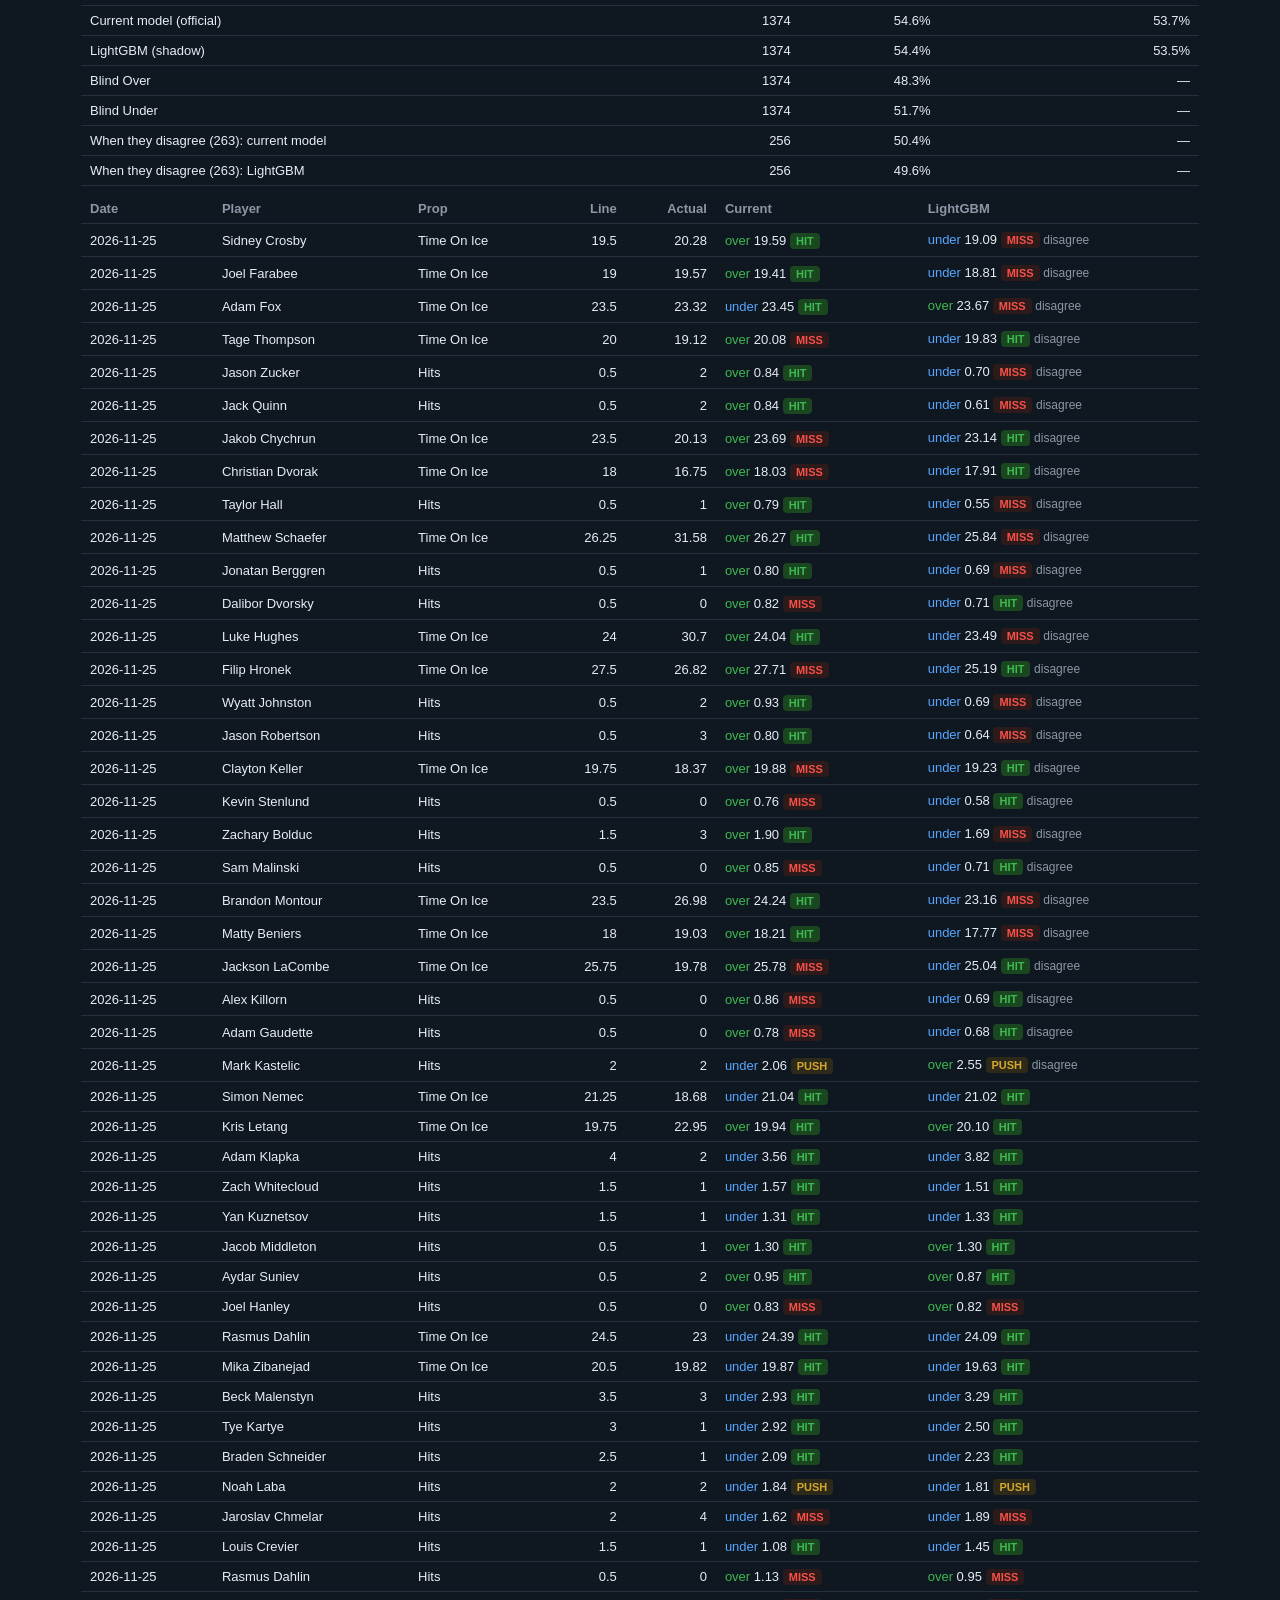
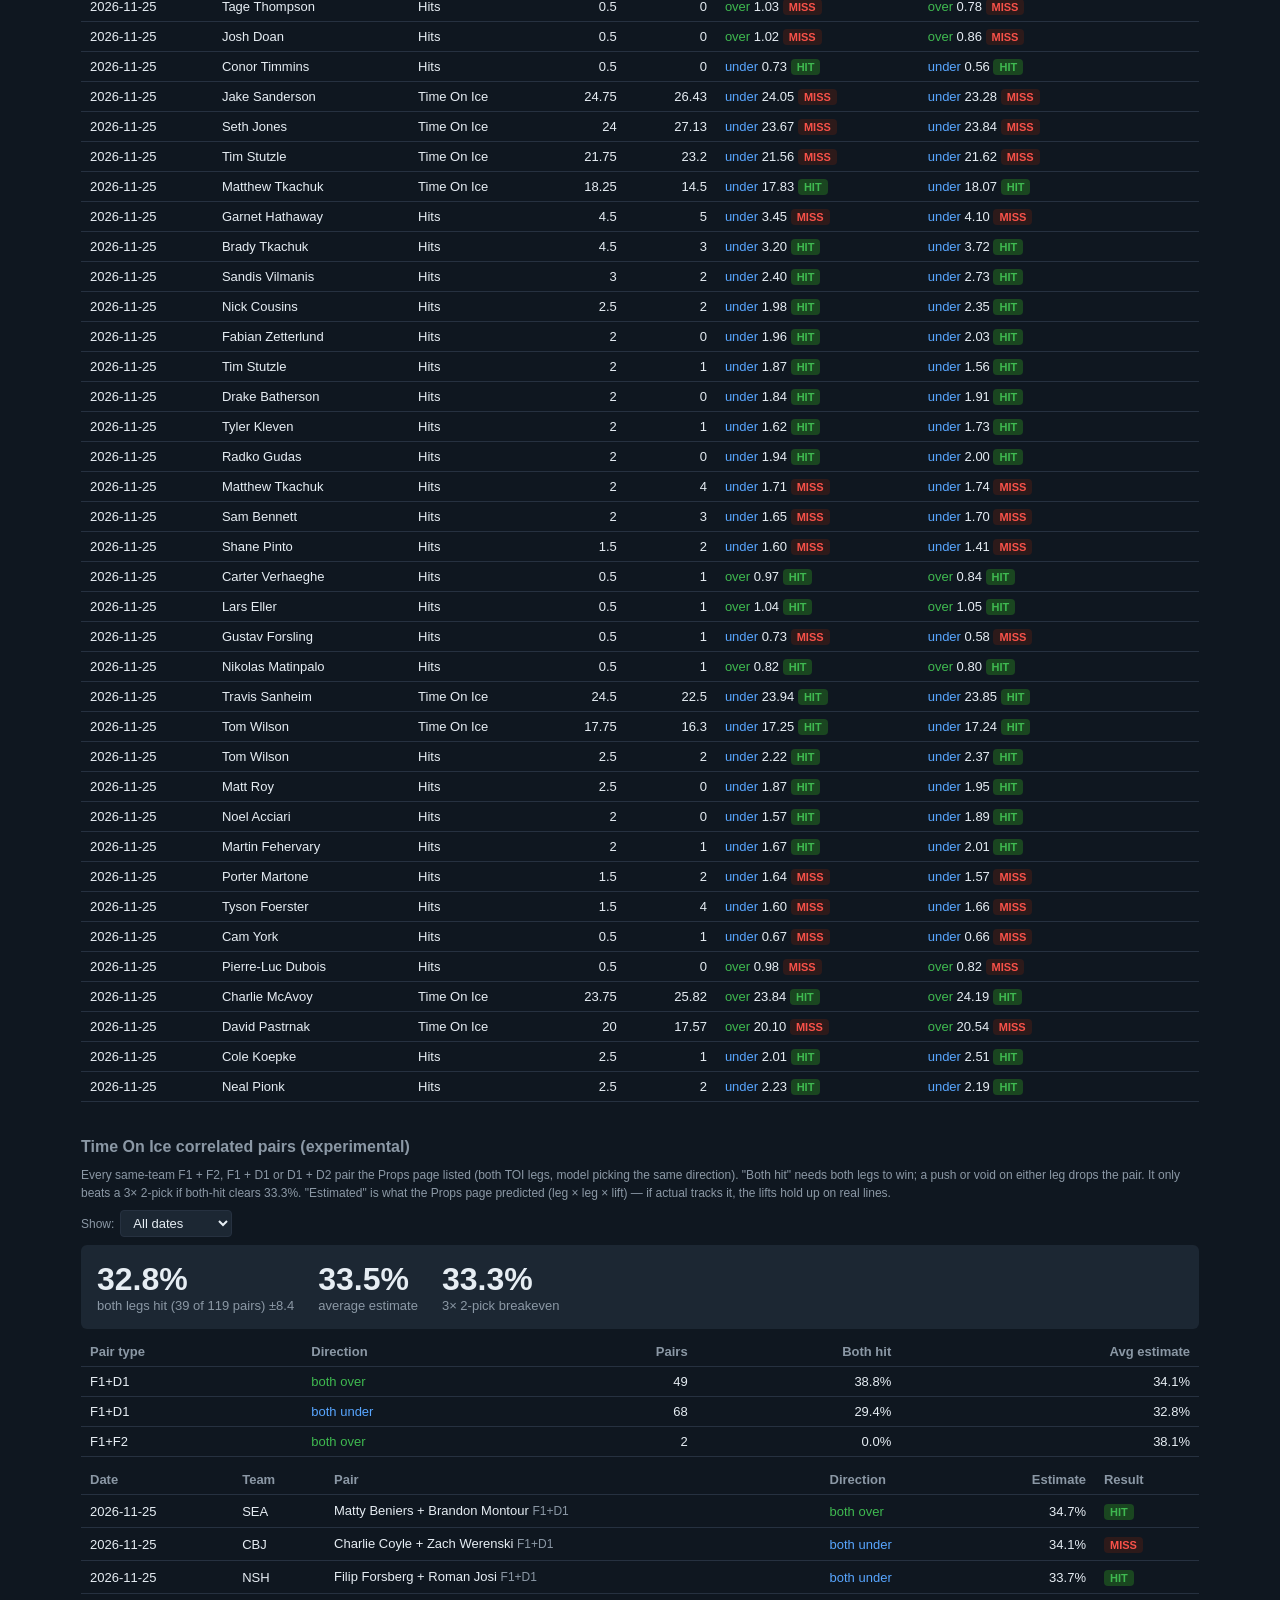
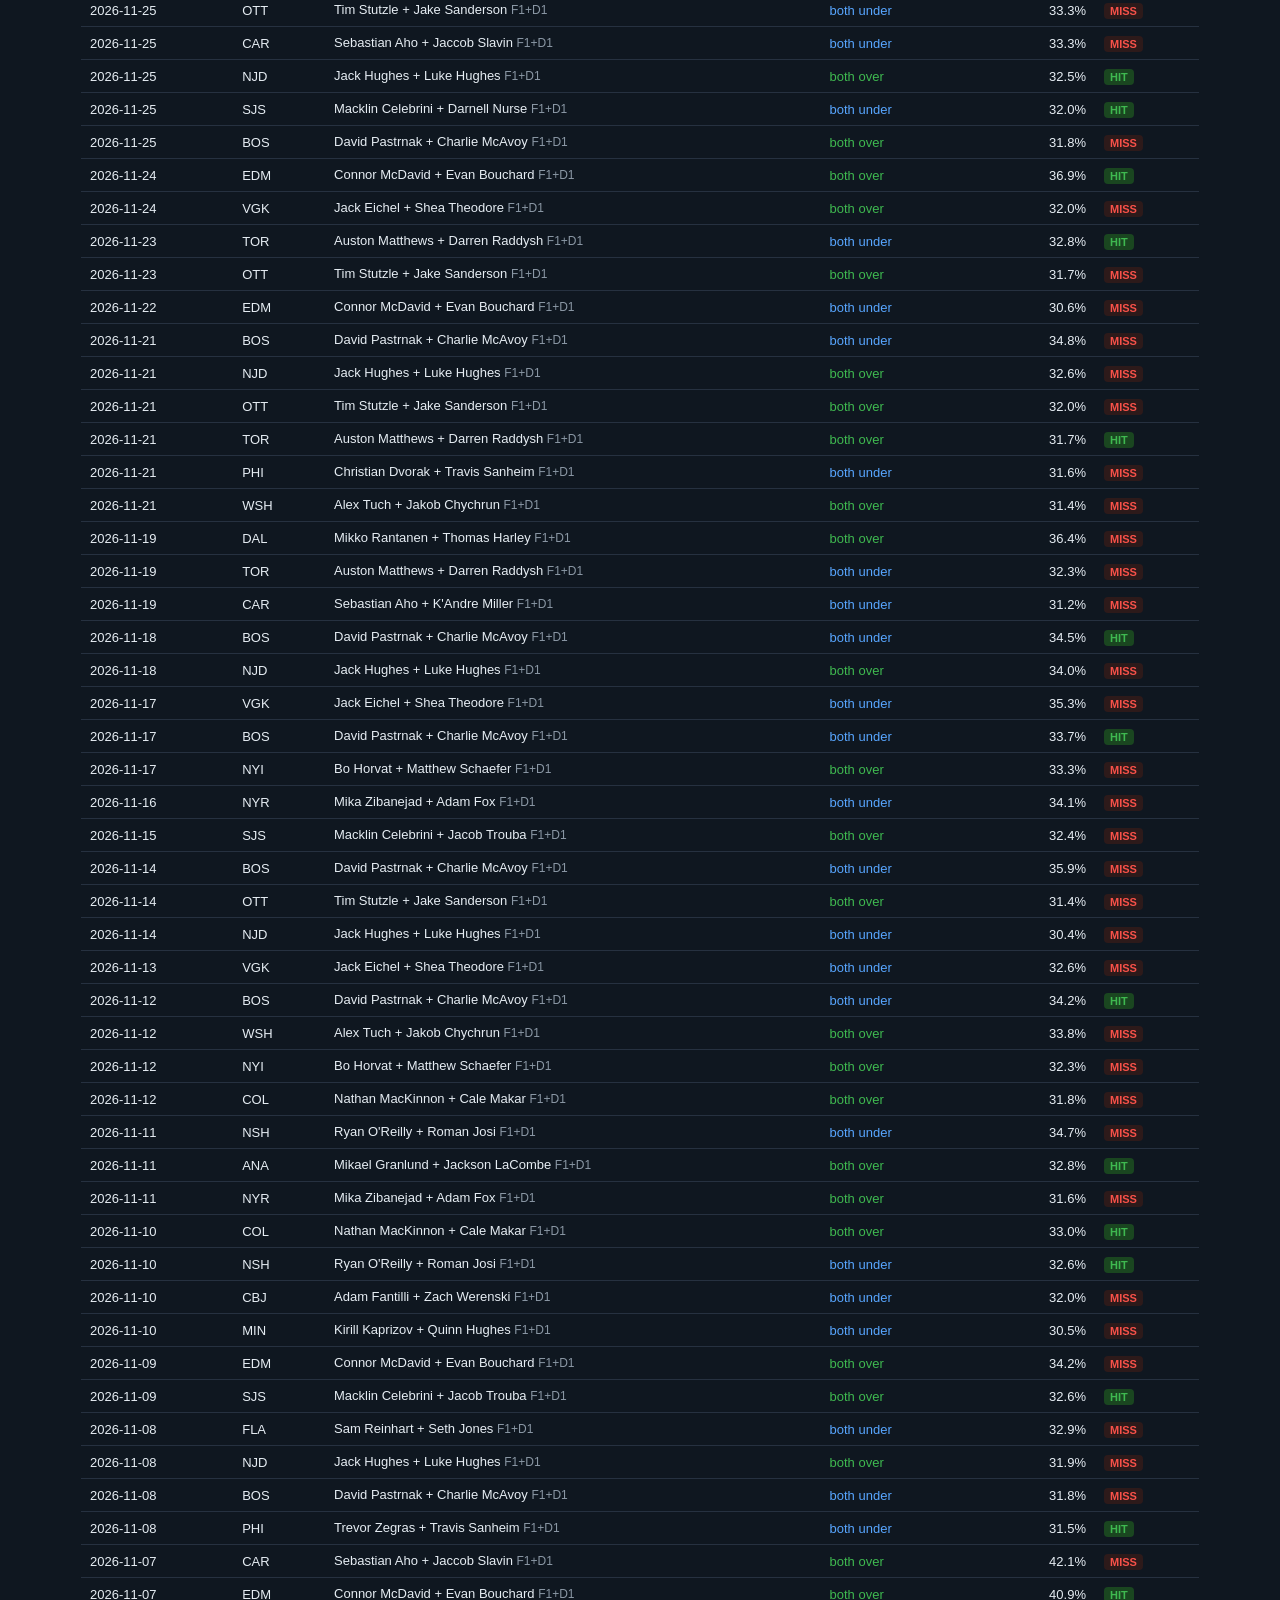
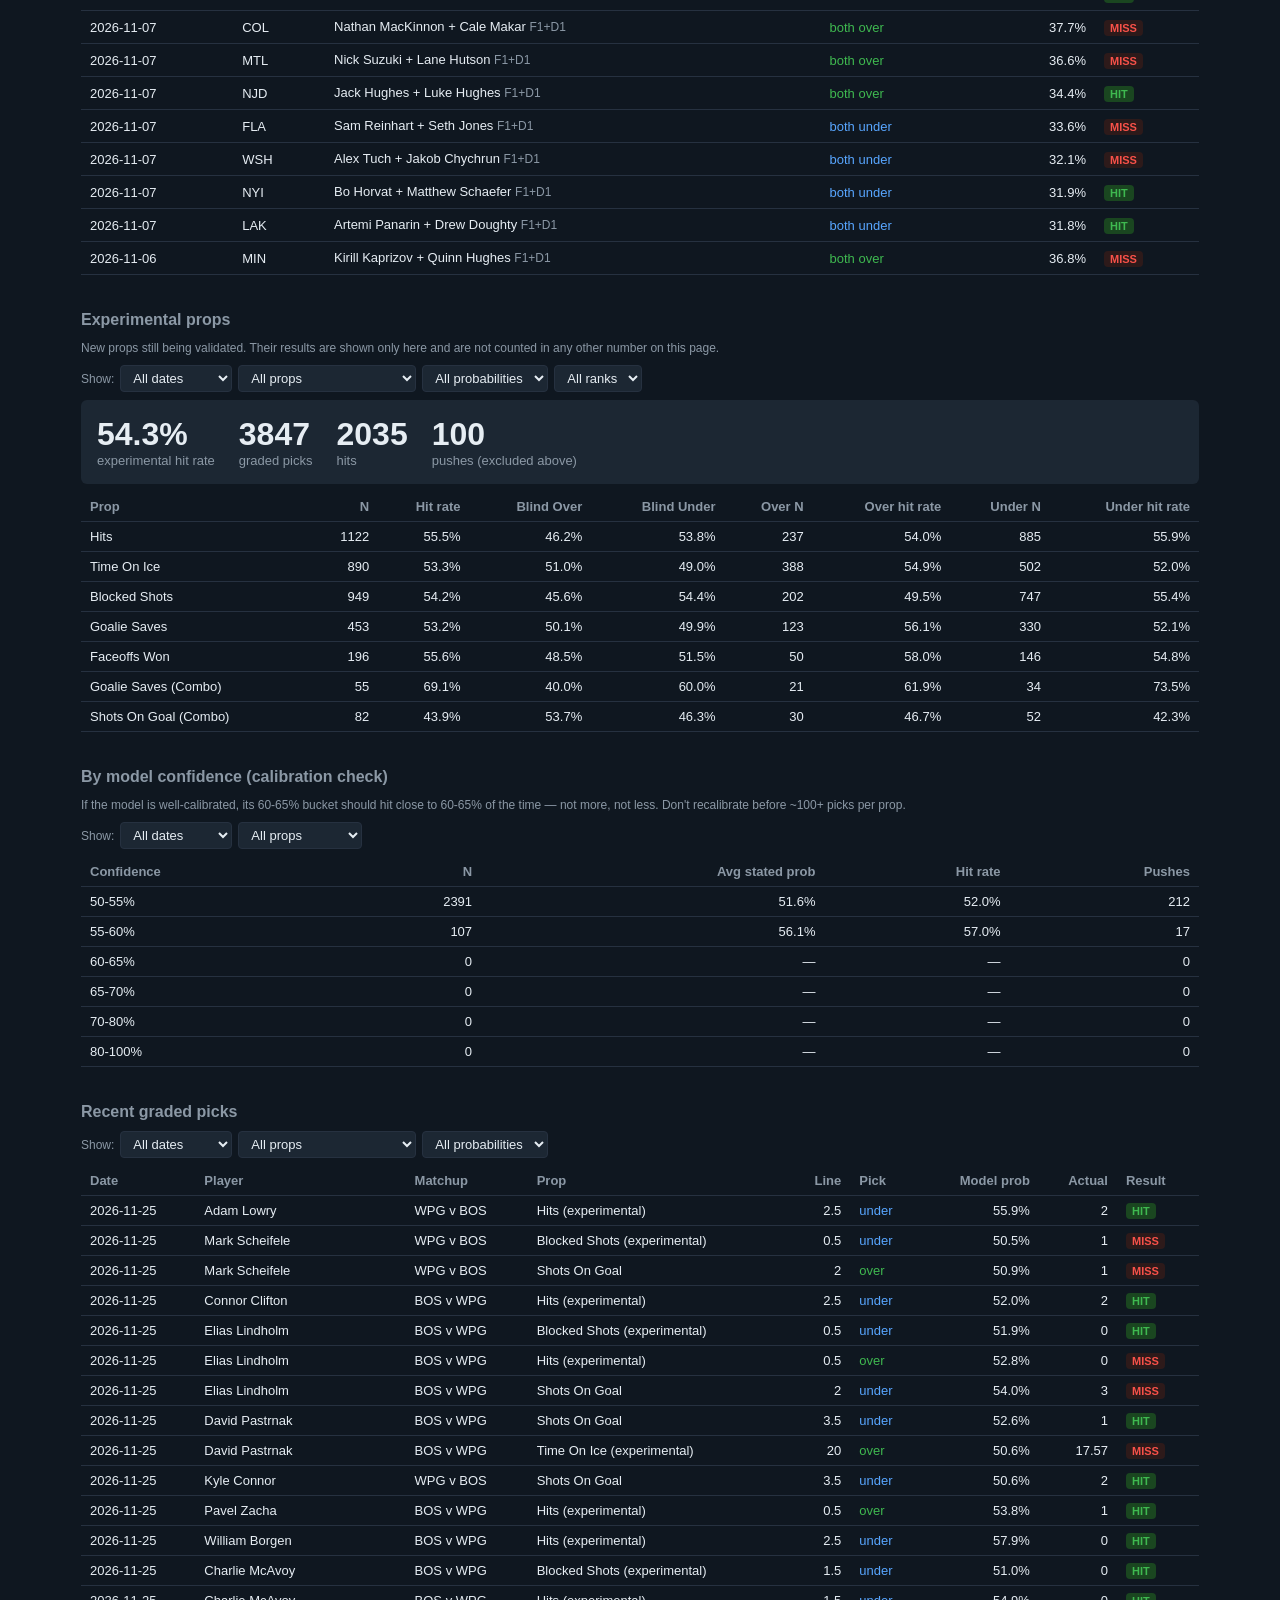
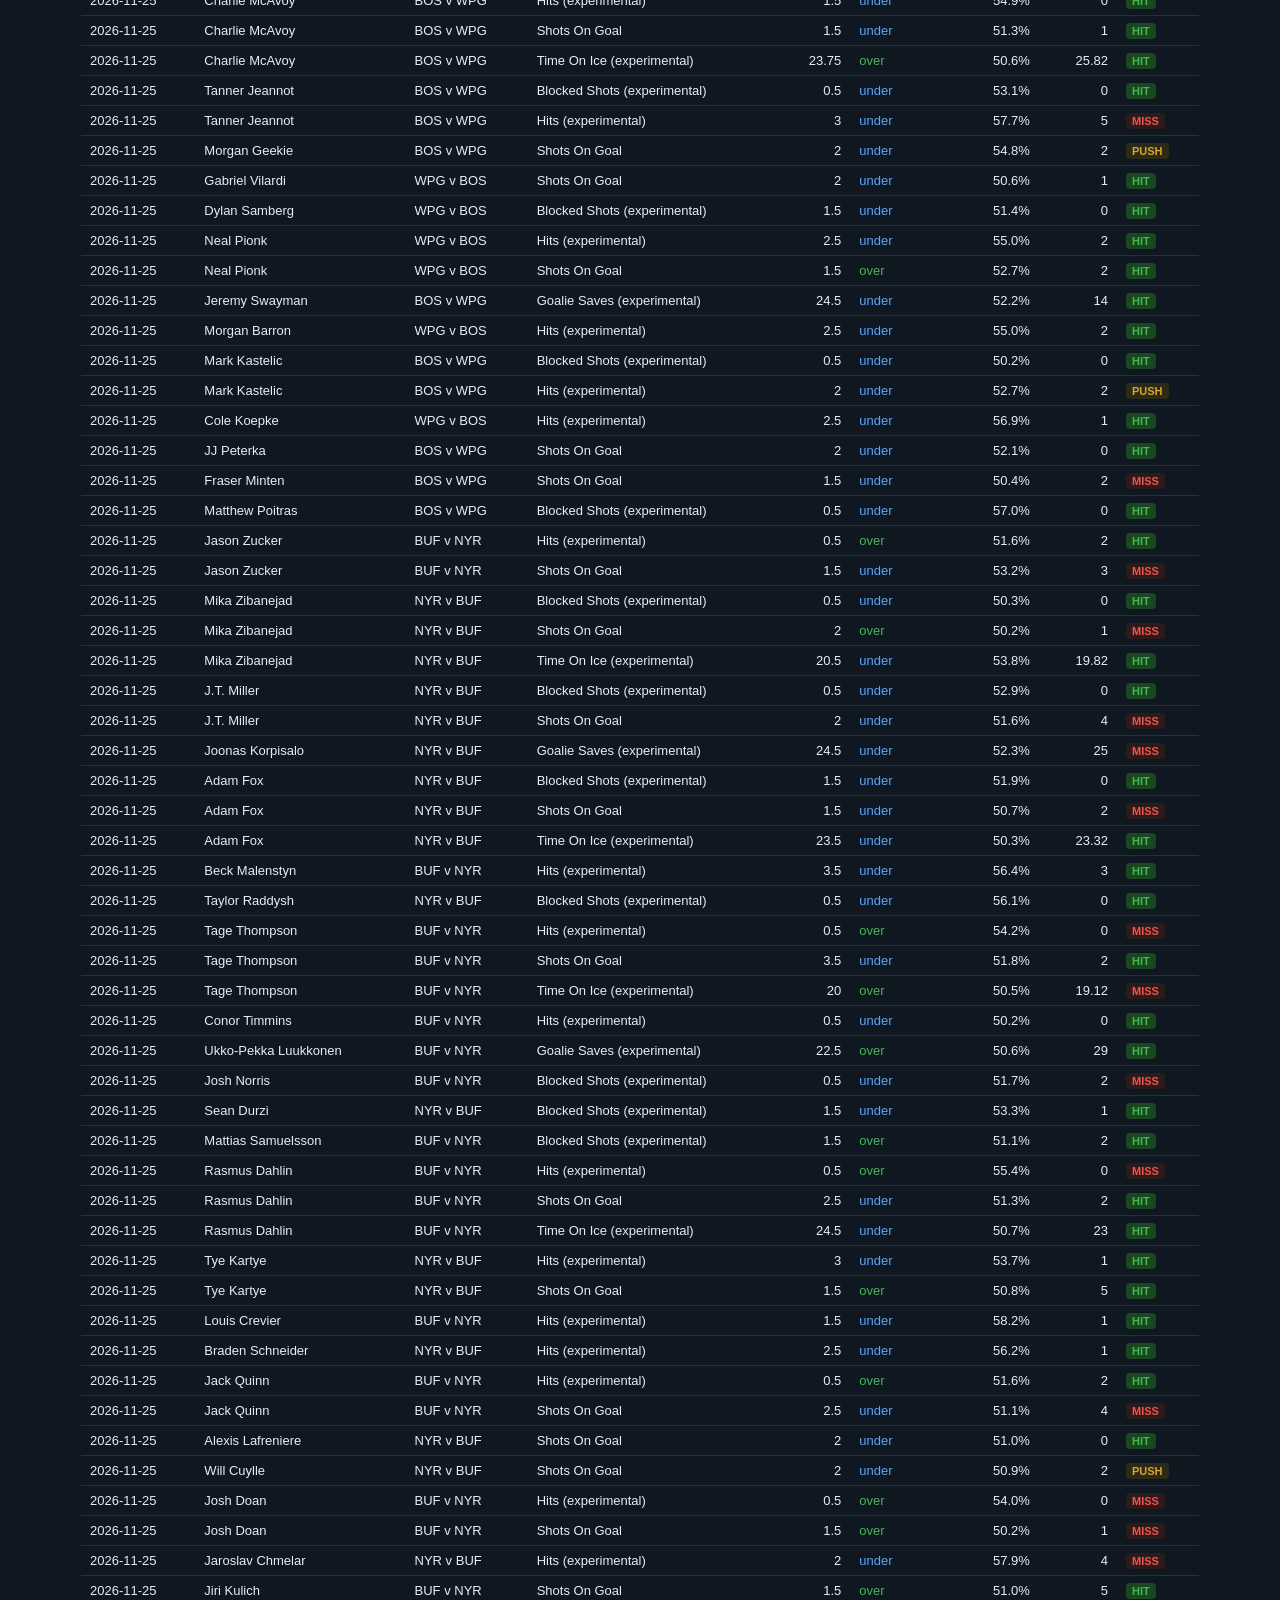
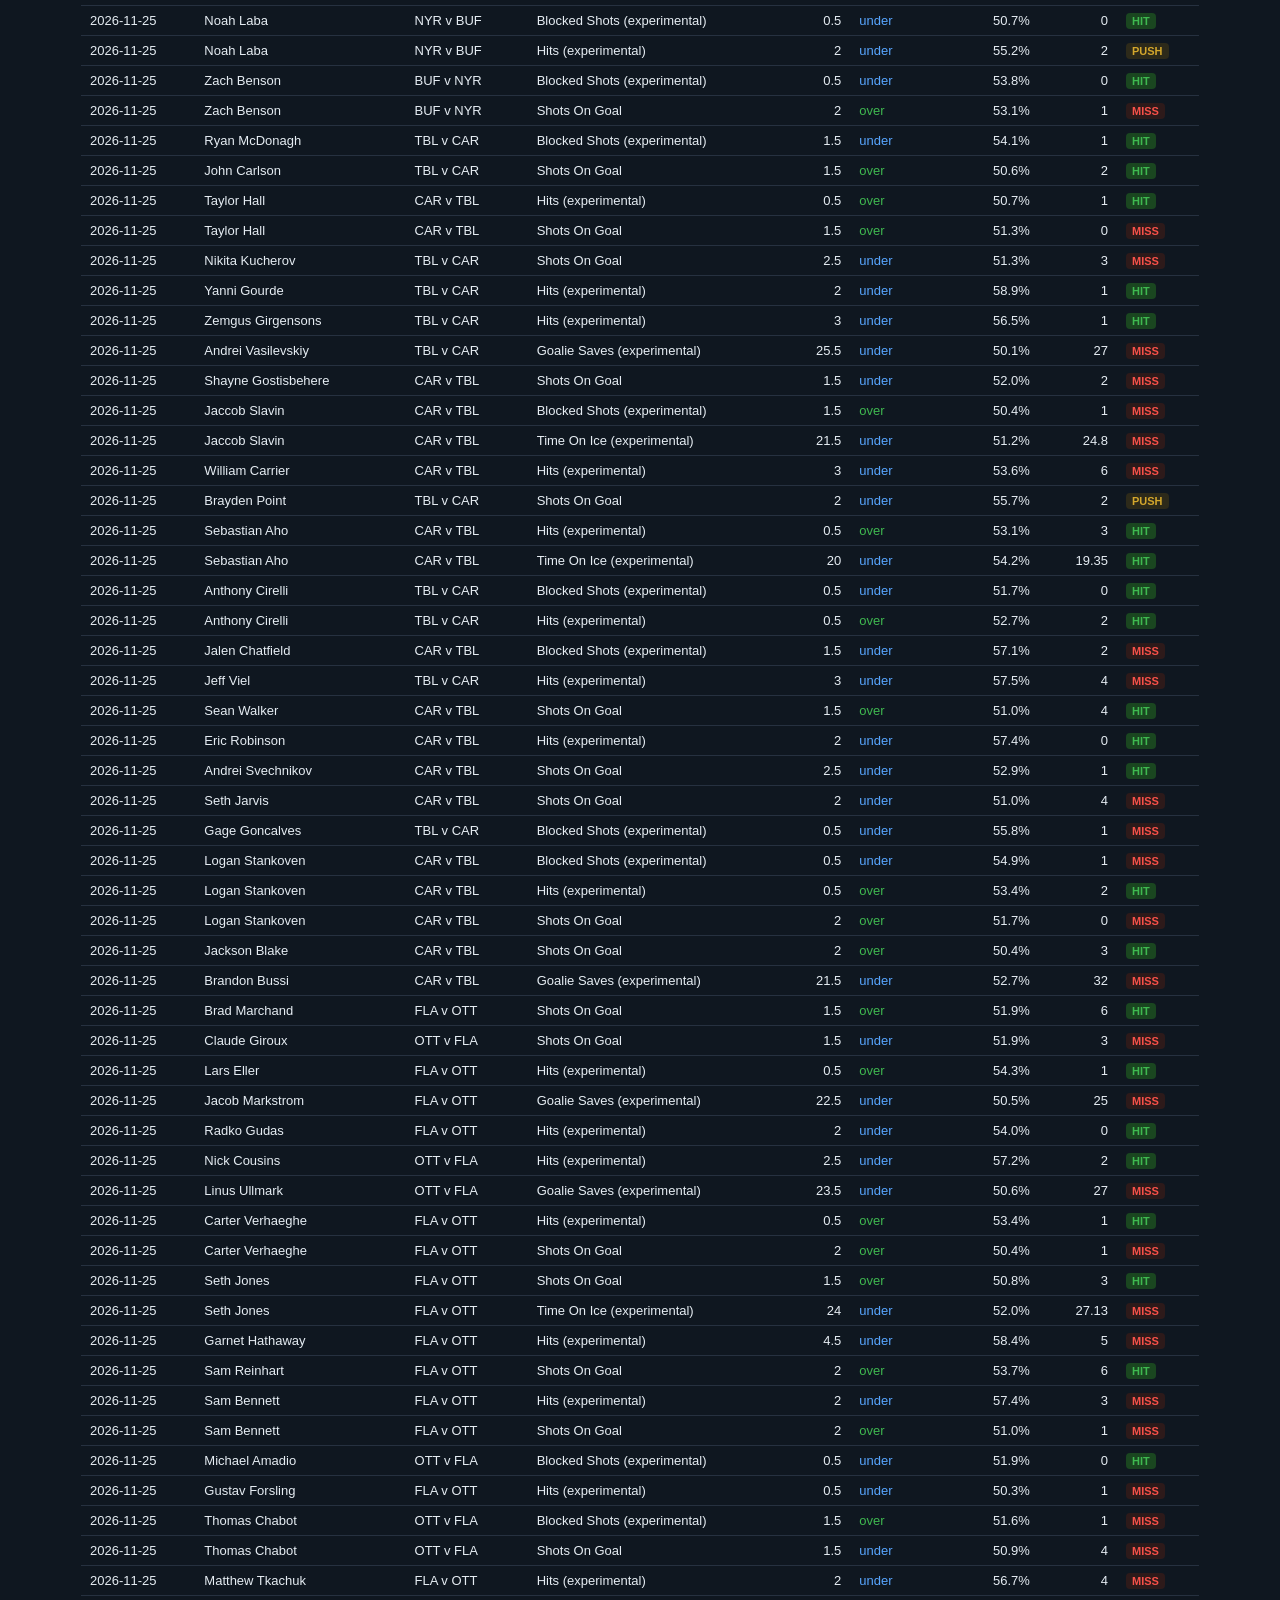
<file: docs/results.html>
<!DOCTYPE html>
<html lang="en">
<head>
<meta charset="UTF-8">
<meta name="viewport" content="width=device-width, initial-scale=1">
<title>NHL Prop Tracker — Results</title>
<link rel="stylesheet" href="site.css">
<script src="slip.js"></script>
<style>
  h2 { font-size: 16px; color: #8b98a5; font-weight: 600; margin: 28px 0 10px; }
  .overall-card { display: flex; gap: 24px; padding: 16px; background: #1c2733;
                  border-radius: 6px; margin-bottom: 8px; align-items: baseline; flex-wrap: wrap; }
  .overall-card .big { font-size: 32px; font-weight: 700; font-variant-numeric: tabular-nums; }
  .overall-card .sub { color: #8b98a5; font-size: 13px; }
  .caveat { color: #8b98a5; font-size: 12px; margin: 4px 0 8px; line-height: 1.5; }
  .show { color: #8b98a5; font-size: 12px; margin-bottom: 8px; display: flex; flex-wrap: wrap; gap: 6px; align-items: center; }
  .show select { background: #1c2733; color: #e6edf3; border: 1px solid #263140; border-radius: 4px; padding: 4px 8px; font-size: 13px; }
  .result-tag { padding: 2px 6px; border-radius: 4px; font-size: 11px; font-weight: 700; }
  .result-hit { background: #1a4620; color: #3fb950; }
  .result-miss { background: #2d1a1a; color: #f85149; }
  .result-push { background: #2d2a1a; color: #d4a72c; }
  .thr-grid { display: grid; grid-template-columns: repeat(4, minmax(0, 1fr)); gap: 12px; margin: 4px 0 8px; }
  @media (max-width: 760px) { .thr-grid { grid-template-columns: repeat(2, minmax(0, 1fr)); } }
  .thr-card { background: #1c2733; border: 1px solid #263140; border-radius: 8px; padding: 14px 16px; }
  .thr-card .lbl { color: #8b98a5; font-size: 12px; letter-spacing: .06em; text-transform: uppercase; }
  .thr-card .row { display: flex; justify-content: space-between; align-items: baseline; gap: 8px; margin: 8px 0 10px; flex-wrap: wrap; }
  .thr-card .big { font-size: 28px; font-weight: 700; font-variant-numeric: tabular-nums; }
  .thr-card .rec { color: #8b98a5; font-size: 12px; font-family: ui-monospace, Menlo, Consolas, monospace; }
  .thr-bar { position: relative; height: 6px; background: #263140; border-radius: 3px; }
  .thr-bar .fill { position: absolute; left: 0; top: 0; bottom: 0; background: #3fb950; border-radius: 3px; }
  .thr-bar .fill.below { background: #d4a72c; }
  .thr-bar .be { position: absolute; top: -3px; bottom: -3px; width: 2px; background: #e6edf3; opacity: .7; }
</style>
</head>
<body>
<h1>NHL Prop Tracker</h1>
<nav>
  <a href="index.html">Props</a>
  <a href="results.html" class="active">Results</a>
  <a href="backtest.html">Backtest</a>
  <a href="slip.html">Slip Builder<span id="slipCount"></span></a>
</nav>
<div class="meta" id="meta">Loading...</div>
<div class="show">Book: <div class="seg" id="booktabs">
  <button type="button" data-book="prizepicks" class="on">PrizePicks</button><button type="button" data-book="underdog">Underdog</button><button type="button" data-book="lgbm">LightGBM (shadow)</button><button type="button" data-book="hits_light">Hits (light pull)</button></div></div>
<div class="show">Tier: <div class="seg" id="tiertabs">
  <button type="button" data-tier="" class="on">All</button><button type="button" data-tier="Top">Top</button><button type="button" data-tier="Mid">Mid</button><button type="button" data-tier="Depth">Depth</button><button type="button" data-tier="Goalie">Goalie</button></div>
  <span class="caveat" style="margin:0">Rotation tier when the pick was made (rank in team ice time, last 10 games). Applies to every section except correlated pairs.</span></div>
<div class="show" id="calbar" style="display:none">Probabilities:
  <select id="calmode"><option value="cal">Calibrated</option><option value="raw">Raw model</option></select>
  <span class="caveat" id="calnote" style="margin:0"></span></div>
<div class="show" id="typebar" style="display:none">Line type: <div class="seg" id="typetabs">
  <button type="button" data-t="" class="on">All</button><button type="button" data-t="standard">Standard</button>
  <button type="button" data-t="goblin">Goblin</button><button type="button" data-t="demon">Demon</button></div></div>
<div class="show" id="linebar">Grade at: <div class="seg" id="linetabs">
  <button type="button" data-mode="open" class="on">Opening line</button><button type="button" data-mode="close">Closing line</button></div></div>
<div class="caveat" id="linenote"></div>
<div id="content"></div>

<script>
// Every graded pick is tracked here, not just ones that cleared a threshold: this is the model's
// honest hit rate and calibration. Headline props and experimental props never mix.
const esc = s => String(s ?? "").replace(/[&<>"]/g, c => ({"&":"&amp;","<":"&lt;",">":"&gt;",'"':"&quot;"}[c]));
const pct = x => x == null ? "—" : (x * 100).toFixed(1) + "%";
const RESULT = {h: "hit", m: "miss", p: "push"};
const PROBS = [["__all__", "All probabilities"], ["50-60", "50-60%"], ["60-65", "60-65%"], ["65-70", "65-70%"],
               ["70-80", "70-80%"], ["80+", "80%+"]];
const BUCKETS = [["50-55%", .50, .55], ["55-60%", .55, .60], ["60-65%", .60, .65], ["65-70%", .65, .70],
                 ["70-80%", .70, .80], ["80-100%", .80, 1.01]];

function summarize(codes) {
  const pushes = codes.filter(c => c === "p").length;
  const dec = codes.filter(c => c === "h" || c === "m");
  const hits = dec.filter(c => c === "h").length;
  return {n: dec.length, hits, pushes, rate: dec.length ? hits / dec.length : null};
}
// Rank ranges (rank in team ice time over the last 10 games, as shown on the Props page). The last range of
// each position also takes the rare higher ranks (F16+, D8+).
const RANKS = [["__all__", "All ranks"], ["F-1-3", "F1-F3"], ["F-4-9", "F4-F9"], ["F-10-99", "F10-F15"],
               ["D-1-2", "D1-D2"], ["D-3-4", "D3-D4"], ["D-5-99", "D5-D7"]];
const RANK_OPTS = RANKS.map(([k, l]) => `<option value="${k}">${l}</option>`).join("");
function inRank(rk, key) {
  if (!key || key === "__all__") return true;
  if (!rk) return false;
  const [pos, lo, hi] = key.split("-");
  const n = parseInt(rk.slice(1));
  return rk[0] === pos && n >= +lo && n <= +hi;
}
function inProb(p, key) {
  if (key === "__all__") return true;
  if (key === "80+") return p >= 0.8;
  const [lo, hi] = key.split("-").map(v => +v / 100);
  return p >= lo && p < hi;
}
function inDate(d, key, latest) {
  if (key === "__all__") return true;
  if (key.startsWith("last")) {
    const days = +key.slice(4), cut = new Date(latest + "T00:00:00");
    cut.setDate(cut.getDate() - days + 1);
    return new Date(d + "T00:00:00") >= cut;
  }
  return d === key;
}
function slope(rows) { return slopeXY(rows.map(p => p.m - p.l), rows.map(p => p.a - p.l)); }
function slopeXY(x, y) {
  const n = x.length;
  if (n < 10) return null;
  const xm = x.reduce((a, b) => a + b, 0) / n, ym = y.reduce((a, b) => a + b, 0) / n;
  let sxx = 0, sxy = 0;
  for (let i = 0; i < n; i++) { sxx += (x[i] - xm) ** 2; sxy += (x[i] - xm) * (y[i] - ym); }
  if (!sxx) return null;
  const b = sxy / sxx;
  let sse = 0;
  for (let i = 0; i < n; i++) sse += (y[i] - ym - b * (x[i] - xm)) ** 2;
  return {b, se: Math.sqrt(sse / (n - 2) / sxx)};
}
const tag = x => `<span class="result-tag result-${RESULT[x]}">${RESULT[x].toUpperCase()}</span>`;

function render(data) {
  const labels = data.labels || {};
  const L = c => labels[c] || c;
  const all = data.picks || [];
  const content = document.getElementById("content");
  document.getElementById("meta").textContent = `Updated ${new Date(data.generated_at).toLocaleString()}` +
    (data.voids ? ` · ${data.voids} voided (player didn't play / game not played)` : "") +
    (data.excluded ? ` · ${data.excluded} excluded by hand` : "");
  if (!all.length) {
    content.innerHTML = `<div class="empty">No graded picks yet. Results show up here once a day's props had a real
      posted line AND that game is final (the morning run after each slate).</div>`;
    return;
  }

  const head = all.filter(p => p.hd), exp = all.filter(p => !p.hd);
  const dates = [...new Set(all.map(p => p.d))].sort().reverse();
  const latest = dates[0];
  const DATE_OPTS = `<option value="__all__">All dates</option><option value="last7">Last 7 days</option>
    <option value="last30">Last 30 days</option>` + dates.map(d => `<option value="${d}">${d}</option>`).join("");
  const propOpts = rows => `<option value="__all__">All props</option>` +
    [...new Set(rows.map(p => p.c))].map(c => `<option value="${c}">${esc(L(c))}</option>`).join("");
  const PROB_OPTS = PROBS.map(([k, l]) => `<option value="${k}">${l}</option>`).join("");
  const show = (id, rows, {prop = true, prob = true, rank = false} = {}) => `<div class="show">Show:
      <select id="${id}-date">${DATE_OPTS}</select>
      ${prop ? `<select id="${id}-prop">${propOpts(rows)}</select>` : ""}
      ${prob ? `<select id="${id}-prob">${PROB_OPTS}</select>` : ""}
      ${rank ? `<select id="${id}-rank">${RANK_OPTS}</select>` : ""}</div>`;
  const filt = (id, rows) => {
    const v = k => (document.getElementById(`${id}-${k}`) || {}).value || "__all__";
    return rows.filter(p => inDate(p.d, v("date"), latest) && (v("prop") === "__all__" || p.c === v("prop"))
      && inProb(p.p, v("prob")) && inRank(p.rk, v("rank")));
  };

  content.innerHTML = `
    <h2 style="margin-top:4px">Hit rate above a probability</h2>
    <div class="show">Show:
      <select id="thr-scope"><option value="hd">Headline props</option><option value="all">All props (incl. experimental)</option>
        ${[...new Set(all.map(p => p.c))].map(c => `<option value="c:${c}">${esc(L(c))}</option>`).join("")}</select>
      <select id="thr-side"><option value="">Over and Under picks</option><option value="over">Over picks</option><option value="under">Under picks</option></select>
      <select id="thr-date">${DATE_OPTS}</select>
      Breakeven <input id="thr-be" type="number" min="50" max="80" step="0.1" value="57.7" style="width:64px"> %</div>
    <div class="thr-grid" id="thr-out"></div>
    <div class="caveat">Every graded pick at or above each probability (${RAWMODE ? "raw model %" : "calibrated %"}). Record = hits-misses-pushes;
      pushes don't count in the hit rate. The white tick is your breakeven (57.7% = a 2-pick at 3×); green bars clear it.</div>

    ${show("ov", head)}
    <div id="ov-out"></div>

    <h2>Overs vs. Unders</h2>
    ${show("side", head)}
    <div id="side-out"></div>

    <h2>Overs vs. Unders by date</h2>
    <div class="caveat">Follows the prop and probability filters above.</div>
    <div class="table-wrap" id="bydate-out"></div>
    <div class="caveat">Based on the side the model picked; pushes excluded. Small samples swing a lot — treat anything under ~30 picks as noise.</div>

    <h2>Model vs. blind picks (the market test)</h2>
    <div class="caveat">Same ${BOOK === "underdog" ? "Underdog" : "PrizePicks"} lines, three ways to pick: the model's side, or ignore the model and take every line
      Over (or every line Under). The model only adds value if it beats the better blind side. The slope regresses
      (actual − line) on (model mean − line): 1 means the model's disagreement with the line is fully real, 0 means none.</div>
    ${show("mk", head, {prob: false})}
    <div id="mk-out"></div>

    <div class="pp-only">
    <h2>Line movement (closing line check)</h2>
    <div class="caveat">Compares each pick's line with the last PrizePicks line seen before puck drop. "Toward model" means the line
      later rose on an Over pick or fell on an Under pick — the market came around to the model's side. That only means something
      if it beats how often lines simply drift the model's usual way, so the up/down share of all moved lines is shown alongside.
      The slope regresses (closing − pick line) on (model mean − pick line): above 0 means lines move toward the model.
      Lines are recorded every 30 minutes through game hours; "captured within" limits it to closing lines seen close to puck drop.</div>
    <div class="show">Show: <select id="mv-date"></select> <select id="mv-prop"></select>
      <select id="mv-grp"><option value="hd">Headline props</option><option value="exp">Experimental props</option><option value="all">Headline + experimental</option></select>
      <select id="mv-win"><option value="99999">Captured any time before puck drop</option><option value="180">Captured within 3 h of puck drop</option>
        <option value="60">Captured within 60 min</option></select></div>
    <div id="mv-out"></div>

    <h2>First line vs last line before puck drop</h2>
    <div class="caveat">The same picks graded twice. <b>First line</b> = the first line a model run priced that day (the official record
      everywhere else on this page). <b>Last line</b> = the last line seen before puck drop, with the side the model takes at that line.
      The model's projection doesn't change when a line moves, so if the line crosses the projection the side switches (e.g. projection 23.4:
      Under 23.5, Over 22.5). The last line is closer to what you can actually play late in the day.</div>
    <div class="show">Show: <select id="cl-date"></select> <select id="cl-prop"></select>
      <select id="cl-grp"><option value="all">Headline + experimental</option><option value="hd">Headline props</option><option value="exp">Experimental props</option></select></div>
    <div id="cl-out"></div>

    <h2>Model comparison: current vs LightGBM (shadow)</h2>
    <div class="caveat">LightGBM prices the same Time On Ice and Hits lines every night but is never the official pick. Both are graded on
      the same PrizePicks line. What matters: does LightGBM beat the current model — and the better blind side — and who is right when
      they disagree? Don't switch on fewer than ~100 disagreements per prop.</div>
    <div class="show">Show: <select id="sh-date"></select> <select id="sh-prop"></select></div>
    <div id="sh-out"></div>

    <h2>Time On Ice correlated pairs (experimental)</h2>
    <div class="caveat">Every same-team F1 + F2, F1 + D1 or D1 + D2 pair the Props page listed (both TOI legs, model picking the same
      direction). "Both hit" needs both legs to win; a push or void on either leg drops the pair. It only beats a 3× 2-pick if both-hit
      clears 33.3%. "Estimated" is what the Props page predicted (leg × leg × lift) — if actual tracks it, the lifts hold up on real lines.</div>
    <div class="show">Show: <select id="pr-date"></select></div>
    <div id="pr-out"></div>
    </div>

    <div class="exp-sec">
    <h2>${CHB[BOOK] ? `${CHB[BOOK].name} results` : "Experimental props"}</h2>
    <div class="caveat">${CHB[BOOK]
      ? `${CHB[BOOK].about} Graded with its own side and probability on the same PrizePicks line as the official model. It is tracked
         only; the official picks never use it. Compare with the PrizePicks tab (Experimental, same prop).`
      : "New props still being validated. Their results are shown only here and are not counted in any other number on this page."}</div>
    ${show("exp", exp, {rank: true})}
    <div id="exp-out"></div>
    </div>

    <h2>By model confidence (calibration check)</h2>
    <div class="caveat">If the model is well-calibrated, its 60-65% bucket should hit close to 60-65% of the time — not more, not less.
      Don't recalibrate before ~100+ picks per prop.</div>
    ${show("cal", head, {prob: false})}
    <div class="table-wrap" id="cal-out"></div>

    <h2>Recent graded picks</h2>
    ${show("rec", all)}
    <div class="table-wrap" id="rec-out"></div>`;

  const drawOverall = () => {
    const rows = filt("ov", head), s = summarize(rows.map(p => p.x));
    let h = `<div class="overall-card">
        <div><div class="big">${pct(s.rate)}</div><div class="sub">overall hit rate</div></div>
        <div><div class="big">${s.n + s.pushes}</div><div class="sub">graded picks</div></div>
        <div><div class="big">${s.hits}</div><div class="sub">hits</div></div>
        <div><div class="big">${s.pushes}</div><div class="sub">pushes (excluded above)</div></div></div>
      <h2>By prop type</h2><div class="table-wrap"><table><thead><tr><th>Prop</th><th class="num">N</th><th class="num">Hit rate</th><th class="num">Pushes</th></tr></thead><tbody>`;
    for (const c of [...new Set(rows.map(p => p.c))]) {
      const t = summarize(rows.filter(p => p.c === c).map(p => p.x));
      h += `<tr><td>${esc(L(c))}</td><td class="num">${t.n}</td><td class="num">${pct(t.rate)}</td><td class="num">${t.pushes}</td></tr>`;
    }
    h += `</tbody></table></div><div class="caveat">Tracks every graded pick, not just ones that cleared a breakeven threshold — this is the model's real calibration, not a highlight reel.</div>`;
    document.getElementById("ov-out").innerHTML = rows.length ? h : `<div class="empty">No graded picks for this selection.</div>`;
  };

  const sideTable = rows => {
    let h = `<div class="table-wrap"><table><thead><tr><th>Prop</th><th class="num">Over N</th><th class="num">Over hit rate</th>
      <th class="num">Under N</th><th class="num">Under hit rate</th></tr></thead><tbody>`;
    for (const c of [...new Set(rows.map(p => p.c))]) {
      const o = summarize(rows.filter(p => p.c === c && p.s === "over").map(p => p.x));
      const u = summarize(rows.filter(p => p.c === c && p.s === "under").map(p => p.x));
      h += `<tr><td>${esc(L(c))}</td><td class="num">${o.n}</td><td class="num">${pct(o.rate)}</td><td class="num">${u.n}</td><td class="num">${pct(u.rate)}</td></tr>`;
    }
    return h + `</tbody></table></div>`;
  };

  const drawSide = () => {
    const rows = filt("side", head);
    const o = summarize(rows.filter(p => p.s === "over").map(p => p.x)), u = summarize(rows.filter(p => p.s === "under").map(p => p.x));
    document.getElementById("side-out").innerHTML = rows.length ? `<div class="overall-card">
        <div><div class="big">${pct(o.rate)}</div><div class="sub">Over hit rate (${o.n} picks)</div></div>
        <div><div class="big">${pct(u.rate)}</div><div class="sub">Under hit rate (${u.n} picks)</div></div></div>` + sideTable(rows)
      : `<div class="empty">No graded picks for this selection.</div>`;
    // by-date table follows this section's prop/probability filters
    const v = k => document.getElementById(`side-${k}`).value;
    const base = head.filter(p => (v("prop") === "__all__" || p.c === v("prop")) && inProb(p.p, v("prob")));
    let h = `<table><thead><tr><th>Date</th><th class="num">Graded N</th><th class="num">Overall</th><th class="num">Over N</th>
      <th class="num">Over hit rate</th><th class="num">Under N</th><th class="num">Under hit rate</th></tr></thead><tbody>`;
    for (const d of [...new Set(base.map(p => p.d))].sort().reverse()) {
      const day = base.filter(p => p.d === d), a = summarize(day.map(p => p.x));
      const dO = summarize(day.filter(p => p.s === "over").map(p => p.x)), dU = summarize(day.filter(p => p.s === "under").map(p => p.x));
      h += `<tr><td>${d}</td><td class="num">${a.n}</td><td class="num">${pct(a.rate)}</td><td class="num">${dO.n}</td><td class="num">${pct(dO.rate)}</td>
        <td class="num">${dU.n}</td><td class="num">${pct(dU.rate)}</td></tr>`;
    }
    document.getElementById("bydate-out").innerHTML = h + `</tbody></table>`;
  };

  const drawMarket = () => {
    const rows = filt("mk", head);
    if (!rows.length) { document.getElementById("mk-out").innerHTML = `<div class="empty">No graded picks for this selection.</div>`; return; }
    const m = summarize(rows.map(p => p.x)), o = summarize(rows.map(p => p.ox)), u = summarize(rows.map(p => p.ux));
    const avgP = rows.reduce((a, p) => a + p.p, 0) / rows.length, s = slope(rows);
    document.getElementById("mk-out").innerHTML = `<div class="table-wrap"><table><thead><tr><th>Method</th><th class="num">N</th>
        <th class="num">Hit rate</th><th class="num">Avg predicted prob</th></tr></thead><tbody>
      <tr><td>Model</td><td class="num">${m.n}</td><td class="num">${pct(m.rate)}</td><td class="num">${pct(avgP)}</td></tr>
      <tr><td>Blind Over (every line)</td><td class="num">${o.n}</td><td class="num">${pct(o.rate)}</td><td class="num">—</td></tr>
      <tr><td>Blind Under (every line)</td><td class="num">${u.n}</td><td class="num">${pct(u.rate)}</td><td class="num">—</td></tr>
      <tr><td>Slope (actual − line) on (model mean − line)</td><td class="num">${s ? rows.length : "—"}</td>
        <td class="num">${s ? s.b.toFixed(2) : "needs 10+ picks"}</td><td class="num">${s ? "± " + (1.96 * s.se).toFixed(2) + " (95% CI)" : "—"}</td></tr>
      </tbody></table></div>
      <div class="caveat">If "Avg predicted prob" is well above the model's hit rate, the model is overconfident.${m.n < 100 ? ` Only ${m.n} decided picks so far — too few to judge.` : ""}</div>`;
  };

  const drawExp = () => {
    const rows = filt("exp", exp);
    const byRank = (document.getElementById("exp-rank") || {}).value && document.getElementById("exp-rank").value !== "__all__";
    if (!rows.length) { document.getElementById("exp-out").innerHTML = `<div class="empty">No graded experimental picks for this selection yet.</div>`; return; }
    const s = summarize(rows.map(p => p.x));
    let h = `<div class="overall-card">
        <div><div class="big">${pct(s.rate)}</div><div class="sub">${CHB[BOOK] ? `${CHB[BOOK].short} hit rate` : "experimental hit rate"}</div></div>
        <div><div class="big">${s.n + s.pushes}</div><div class="sub">graded picks</div></div>
        <div><div class="big">${s.hits}</div><div class="sub">hits</div></div>
        <div><div class="big">${s.pushes}</div><div class="sub">pushes (excluded above)</div></div></div>
      <div class="table-wrap"><table><thead><tr><th>Prop</th><th class="num">N</th><th class="num">Hit rate</th><th class="num">Blind Over</th>
        <th class="num">Blind Under</th><th class="num">Over N</th><th class="num">Over hit rate</th><th class="num">Under N</th><th class="num">Under hit rate</th></tr></thead><tbody>`;
    // a rank range selected: one row per prop and exact rank (F1, F2, F3 ...); otherwise one row per prop
    const groups = [];
    for (const c of [...new Set(rows.map(p => p.c))]) {
      if (!byRank) { groups.push([L(c), rows.filter(p => p.c === c)]); continue; }
      const rks = [...new Set(rows.filter(p => p.c === c).map(p => p.rk))].sort((a, b) => parseInt(a.slice(1)) - parseInt(b.slice(1)));
      rks.forEach(k => groups.push([`${L(c)} · ${k}`, rows.filter(p => p.c === c && p.rk === k)]));
    }
    for (const [label, r] of groups) {
      const t = summarize(r.map(p => p.x));
      const o = summarize(r.filter(p => p.s === "over").map(p => p.x)), u = summarize(r.filter(p => p.s === "under").map(p => p.x));
      h += `<tr><td>${esc(label)}</td><td class="num">${t.n}</td><td class="num">${pct(t.rate)}</td>
        <td class="num">${pct(summarize(r.map(p => p.ox)).rate)}</td><td class="num">${pct(summarize(r.map(p => p.ux)).rate)}</td>
        <td class="num">${o.n}</td><td class="num">${pct(o.rate)}</td><td class="num">${u.n}</td><td class="num">${pct(u.rate)}</td></tr>`;
    }
    document.getElementById("exp-out").innerHTML = h + `</tbody></table></div>`;
  };

  const drawCal = () => {
    const rows = filt("cal", head);
    let h = `<table><thead><tr><th>Confidence</th><th class="num">N</th><th class="num">Avg stated prob</th><th class="num">Hit rate</th><th class="num">Pushes</th></tr></thead><tbody>`;
    for (const [label, lo, hi] of BUCKETS) {
      const b = rows.filter(p => p.p >= lo && p.p < hi), s = summarize(b.map(p => p.x));
      const ap = b.length ? b.reduce((a, p) => a + p.p, 0) / b.length : null;
      h += `<tr><td>${label}</td><td class="num">${s.n}</td><td class="num">${pct(ap)}</td><td class="num">${pct(s.rate)}</td><td class="num">${s.pushes}</td></tr>`;
    }
    document.getElementById("cal-out").innerHTML = h + `</tbody></table>`;
  };

  const drawRecent = () => {
    const rows = filt("rec", all).sort((a, b) => b.d.localeCompare(a.d)).slice(0, 200);
    document.getElementById("rec-out").innerHTML = rows.length ? `<table><thead><tr><th>Date</th><th>Player</th><th>Matchup</th><th>Prop</th>
        <th class="num">Line</th><th>Pick</th><th class="num">Model prob</th><th class="num">Actual</th><th>Result</th></tr></thead><tbody>
      ${rows.map(p => `<tr><td>${p.d}</td><td>${esc(p.pl)}</td><td>${esc(p.tm)} v ${esc(p.op)}</td>
        <td>${esc(L(p.c))}${p.hd ? "" : " (experimental)"}</td><td class="num">${p.l}${p.t ? ` <span class="caveat" style="margin:0">${p.mu != null ? "×" + p.mu : ""}${p.t !== "standard" ? " " + p.t : ""}</span>` : ""}</td><td class="${p.s}">${BOOK === "underdog" ? (p.s === "over" ? "higher" : "lower") : p.s}</td>
        <td class="num">${pct(p.p)}</td><td class="num">${p.a}</td><td>${tag(p.x)}</td></tr>`).join("")}</tbody></table>`
      : `<div class="empty">No graded picks for this selection.</div>`;
  };

  const moves = data.moves || [];
  const mvDates = [...new Set(moves.map(p => p.d))].sort().reverse();
  document.getElementById("mv-date").innerHTML = `<option value="__all__">All dates</option><option value="last7">Last 7 days</option>
    <option value="last30">Last 30 days</option>` + mvDates.map(d => `<option value="${d}">${d}</option>`).join("");
  document.getElementById("mv-prop").innerHTML = `<option value="__all__">All props</option>` +
    [...new Set(moves.map(p => p.c))].map(c => `<option value="${c}">${esc(L(c))}</option>`).join("");
  const drawMoves = () => {
    const v = k => document.getElementById(`mv-${k}`).value;
    const rows = moves.filter(p => inDate(p.d, v("date"), mvDates[0]) && (v("prop") === "__all__" || p.c === v("prop"))
      && (v("grp") === "all" || (v("grp") === "hd" ? p.hd : !p.hd)) && p.cm <= +v("win"));
    const out = document.getElementById("mv-out");
    if (!rows.length) { out.innerHTML = `<div class="empty">No picks with a recorded closing line for this selection yet.</div>`; return; }
    const stats = rs => {
      const mv = rs.filter(p => p.lc !== p.l0), up = mv.filter(p => p.lc > p.l0).length;
      const tw = mv.filter(p => (p.lc > p.l0) === (p.s === "over")).length;
      return {n: rs.length, moved: mv.length, up, down: mv.length - up, toward: tw,
              pm: rs.length ? mv.length / rs.length : null, pt: mv.length ? tw / mv.length : null,
              pu: mv.length ? up / mv.length : null, pd: mv.length ? (mv.length - up) / mv.length : null};
    };
    const t = stats(rows), sl = t.moved < 20 ? null : slopeXY(rows.map(p => p.m - p.l0), rows.map(p => p.lc - p.l0));
    const medCm = [...rows.map(p => p.cm)].sort((a, b) => a - b)[Math.floor(rows.length / 2)];
    let h = `<div class="overall-card">
        <div><div class="big">${pct(t.pt)}</div><div class="sub">moved toward model (${t.toward}/${t.moved})</div></div>
        <div><div class="big">${pct(t.pm)}</div><div class="sub">of ${t.n} lines moved</div></div>
        <div><div class="big">${pct(t.pu)}</div><div class="sub">moved lines that went up (blind Over)</div></div>
        <div><div class="big">${pct(t.pd)}</div><div class="sub">moved lines that went down (blind Under)</div></div>
        <div><div class="big">${sl ? sl.b.toFixed(2) : "—"}</div><div class="sub">${sl ? `slope ± ${(1.96 * sl.se).toFixed(2)} (95% CI)` : "slope (shown once 20+ lines have moved)"}</div></div></div>
      <div class="table-wrap"><table><thead><tr><th>Prop</th><th class="num">Picks</th><th class="num">Moved</th><th class="num">Toward model</th>
        <th class="num">Moved up</th><th class="num">Moved down</th></tr></thead><tbody>`;
    for (const c of [...new Set(rows.map(p => p.c))]) {
      const r = stats(rows.filter(p => p.c === c));
      h += `<tr><td>${esc(L(c))}</td><td class="num">${r.n}</td><td class="num">${r.moved} (${pct(r.pm)})</td><td class="num">${pct(r.pt)}</td>
        <td class="num">${pct(r.pu)}</td><td class="num">${pct(r.pd)}</td></tr>`;
    }
    const moved = rows.filter(p => p.lc !== p.l0).sort((a, b) => b.d.localeCompare(a.d)).slice(0, 50);
    h += `</tbody></table></div><div class="caveat">Median closing line captured ${medCm} min before puck drop.
      ${t.moved < 50 ? `Only ${t.moved} moved lines so far — far too few to judge.` : ""}</div>`;
    if (moved.length) h += `<div class="table-wrap"><table><thead><tr><th>Date</th><th>Player</th><th>Prop</th><th>Pick</th>
      <th class="num">Pick line</th><th class="num">Closing line</th><th class="num">Model mean</th><th>Moved</th></tr></thead><tbody>
      ${moved.map(p => `<tr><td>${p.d}</td><td>${esc(p.pl)}</td><td>${esc(L(p.c))}</td><td class="${p.s}">${p.s}</td><td class="num">${p.l0}</td>
        <td class="num">${p.lc}</td><td class="num">${p.m.toFixed(2)}</td>
        <td>${(p.lc > p.l0) === (p.s === "over") ? tag("h").replace("HIT", "TOWARD") : tag("m").replace("MISS", "AWAY")}</td></tr>`).join("")}
      </tbody></table></div>`;
    out.innerHTML = h;
  };
  ["mv-date", "mv-prop", "mv-grp", "mv-win"].forEach(id => document.getElementById(id).addEventListener("change", drawMoves));
  drawMoves();

  const THR = RAWMODE ? [.55, .60, .65, .70] : [.52, .54, .56, .58];
  const drawThr = () => {
    const v = id => document.getElementById(id).value;
    const scope = v("thr-scope");
    const rows = all.filter(p => (scope === "all" || (scope === "hd" ? p.hd : p.c === scope.slice(2)))
      && (!v("thr-side") || p.s === v("thr-side")) && inDate(p.d, v("thr-date"), latest));
    const be = (+v("thr-be") || 57.7) / 100;
    document.getElementById("thr-out").innerHTML = THR.map(t => {
      const r = rows.filter(p => p.p >= t), s = summarize(r.map(p => p.x)), m = s.n - s.hits;
      const w = s.rate == null ? 0 : Math.min(100, s.rate * 100);
      return `<div class="thr-card"><div class="lbl">≥${Math.round(t * 100)}% prob</div>
        <div class="row"><span class="big">${pct(s.rate)}</span><span class="rec">${s.hits}-${m}-${s.pushes}</span></div>
        <div class="thr-bar"><div class="fill ${s.rate != null && s.rate >= be ? "" : "below"}" style="width:${w}%"></div>
          <div class="be" style="left:${be * 100}%"></div></div></div>`;
    }).join("");
  };
  ["thr-scope", "thr-side", "thr-date", "thr-be"].forEach(id =>
    document.getElementById(id).addEventListener(id === "thr-be" ? "input" : "change", drawThr));
  drawThr();

  const shr = data.shadow || [];
  const shDates = [...new Set(shr.map(p => p.d))].sort().reverse();
  document.getElementById("sh-date").innerHTML = `<option value="__all__">All dates</option><option value="last7">Last 7 days</option>
    <option value="last30">Last 30 days</option>` + shDates.map(d => `<option value="${d}">${d}</option>`).join("");
  document.getElementById("sh-prop").innerHTML = `<option value="__all__">TOI + Hits</option>` +
    [...new Set(shr.map(p => p.c))].map(c => `<option value="${c}">${esc(L(c))}</option>`).join("");
  const drawShadow = () => {
    const v = id => document.getElementById(id).value;
    const rows = shr.filter(p => inDate(p.d, v("sh-date"), shDates[0]) && (v("sh-prop") === "__all__" || p.c === v("sh-prop")));
    const out = document.getElementById("sh-out");
    if (!rows.length) { out.innerHTML = `<div class="empty">No graded shadow picks yet — LightGBM starts pricing with the next daily run,
      and its first picks grade the morning after.</div>`; return; }
    const sp = p => RAWMODE ? p.spr : p.sp;
    const line = (label, codes, probs) => { const s = summarize(codes);
      const ap = probs ? probs.reduce((a, x) => a + x, 0) / probs.length : null;
      return `<tr><td>${label}</td><td class="num">${s.n}</td><td class="num">${pct(s.rate)}</td><td class="num">${probs ? pct(ap) : "—"}</td></tr>`; };
    const dis = rows.filter(p => p.s !== p.ss);
    let h = `<div class="table-wrap"><table><thead><tr><th>Method (same lines)</th><th class="num">Decided</th><th class="num">Hit rate</th>
        <th class="num">Avg stated prob</th></tr></thead><tbody>
      ${line("Current model (official)", rows.map(p => p.x), rows.map(p => p.p))}
      ${line("LightGBM (shadow)", rows.map(p => p.sx), rows.map(sp))}
      ${line("Blind Over", rows.map(p => p.ox))}
      ${line("Blind Under", rows.map(p => p.ux))}
      ${line(`When they disagree (${dis.length}): current model`, dis.map(p => p.x))}
      ${line(`When they disagree (${dis.length}): LightGBM`, dis.map(p => p.sx))}
      </tbody></table></div>
      <div class="table-wrap"><table><thead><tr><th>Date</th><th>Player</th><th>Prop</th><th class="num">Line</th><th class="num">Actual</th>
        <th>Current</th><th>LightGBM</th></tr></thead><tbody>
      ${[...rows].sort((a, b) => b.d.localeCompare(a.d) || (a.s === a.ss) - (b.s === b.ss)).slice(0, 80).map(p => `<tr><td>${p.d}</td><td>${esc(p.pl)}</td>
        <td>${esc(L(p.c))}</td><td class="num">${p.l}</td><td class="num">${p.a}</td>
        <td><span class="${p.s}">${p.s}</span> ${p.m.toFixed(2)} ${tag(p.x)}</td>
        <td><span class="${p.ss}">${p.ss}</span> ${p.sm.toFixed(2)} ${tag(p.sx)}${p.s !== p.ss ? ' <span class="caveat">disagree</span>' : ""}</td></tr>`).join("")}
      </tbody></table></div>`;
    out.innerHTML = h;
  };
  ["sh-date", "sh-prop"].forEach(id => document.getElementById(id).addEventListener("change", drawShadow));
  drawShadow();

  const prs = data.pairs || [];
  const prDates = [...new Set(prs.map(p => p.d))].sort().reverse();
  document.getElementById("pr-date").innerHTML = `<option value="__all__">All dates</option><option value="last7">Last 7 days</option>
    <option value="last30">Last 30 days</option>` + prDates.map(d => `<option value="${d}">${d}</option>`).join("");
  const drawPairs = () => {
    const rows = prs.filter(p => inDate(p.d, document.getElementById("pr-date").value, prDates[0]));
    const out = document.getElementById("pr-out");
    if (!rows.length) { out.innerHTML = `<div class="empty">No graded pairs yet.</div>`; return; }
    const st = rs => { const h = rs.filter(p => p.x === "h").length;
      return {n: rs.length, h, rate: rs.length ? h / rs.length : null, est: rs.length ? rs.reduce((a, p) => a + p.est, 0) / rs.length : null}; };
    const t = st(rows), ci = t.n ? 1.96 * Math.sqrt(Math.max(t.rate * (1 - t.rate), .01) / t.n) : null;
    let h = `<div class="overall-card">
        <div><div class="big">${pct(t.rate)}</div><div class="sub">both legs hit (${t.h} of ${t.n} pairs)${ci != null ? ` ±${(ci * 100).toFixed(1)}` : ""}</div></div>
        <div><div class="big">${pct(t.est)}</div><div class="sub">average estimate</div></div>
        <div><div class="big">33.3%</div><div class="sub">3× 2-pick breakeven</div></div></div>
      <div class="table-wrap"><table><thead><tr><th>Pair type</th><th>Direction</th><th class="num">Pairs</th><th class="num">Both hit</th>
        <th class="num">Avg estimate</th></tr></thead><tbody>`;
    const keys = [...new Set(rows.map(p => p.kind + "|" + p.s))].sort();
    for (const k of keys) { const [kind, s] = k.split("|"), r = st(rows.filter(p => p.kind === kind && p.s === s));
      h += `<tr><td>${kind}</td><td class="${s}">both ${s}</td><td class="num">${r.n}</td><td class="num">${pct(r.rate)}</td><td class="num">${pct(r.est)}</td></tr>`; }
    h += `</tbody></table></div><div class="table-wrap"><table><thead><tr><th>Date</th><th>Team</th><th>Pair</th><th>Direction</th>
      <th class="num">Estimate</th><th>Result</th></tr></thead><tbody>
      ${[...rows].sort((a, b) => b.d.localeCompare(a.d)).slice(0, 60).map(p => `<tr><td>${p.d}</td><td>${esc(p.tm)}</td>
        <td>${esc(p.a)} + ${esc(p.b)} <span class="caveat">${p.kind}</span></td><td class="${p.s}">both ${p.s}</td>
        <td class="num">${pct(p.est)}</td><td>${tag(p.x)}</td></tr>`).join("")}</tbody></table></div>
      ${t.n < 100 ? `<div class="caveat">Only ${t.n} pairs so far — far too few to judge (the ± is the 95% margin).</div>` : ""}`;
    out.innerHTML = h;
  };
  document.getElementById("pr-date").addEventListener("change", drawPairs);
  drawPairs();

  const closing = (data.moves || []).filter(p => p.xc);
  const clDates = [...new Set(closing.map(p => p.d))].sort().reverse();
  document.getElementById("cl-date").innerHTML = `<option value="__all__">All dates</option><option value="last7">Last 7 days</option>
    <option value="last30">Last 30 days</option>` + clDates.map(d => `<option value="${d}">${d}</option>`).join("");
  document.getElementById("cl-prop").innerHTML = `<option value="__all__">All props</option>` +
    [...new Set(closing.map(p => p.c))].map(c => `<option value="${c}">${esc(L(c))}</option>`).join("");
  const drawClosing = () => {
    const v = k => document.getElementById(`cl-${k}`).value;
    const rows = closing.filter(p => inDate(p.d, v("date"), clDates[0]) && (v("prop") === "__all__" || p.c === v("prop"))
      && (v("grp") === "all" || (v("grp") === "hd" ? p.hd : !p.hd)));
    const out = document.getElementById("cl-out");
    if (!rows.length) { out.innerHTML = `<div class="empty">No graded picks with a recorded last line for this selection yet.</div>`; return; }
    const rec = (rs, key) => { const s = summarize(rs.map(p => p[key])); return {s, txt: `${s.hits}-${s.n - s.hits}-${s.pushes}`}; };
    const card = (rs, key, label) => { const r = rec(rs, key);
      return `<div><div class="big">${pct(r.s.rate)}</div><div class="sub">${label} (${r.txt})</div></div>`; };
    const moved = rows.filter(p => p.lc !== p.l0), flipped = moved.filter(p => p.sc !== p.s);
    let h = `<div class="overall-card">${card(rows, "x0", "model at first line")}${card(rows, "xc", "model at last line")}
        ${card(rows, "oc", "blind Over at last line")}${card(rows, "uc", "blind Under at last line")}
        <div><div class="big">${moved.length}</div><div class="sub">lines moved · side switched on ${flipped.length}</div></div></div>
      <div class="table-wrap"><table><thead><tr><th>Prop</th><th class="num">Picks</th><th class="num">Model, first line</th>
        <th class="num">Model, last line</th><th class="num">Blind Over, last</th><th class="num">Blind Under, last</th>
        <th class="num">Lines moved</th><th class="num">Side switched</th></tr></thead><tbody>`;
    for (const c of [...new Set(rows.map(p => p.c))]) {
      const rs = rows.filter(p => p.c === c), mv = rs.filter(p => p.lc !== p.l0);
      h += `<tr><td>${esc(L(c))}</td><td class="num">${rs.length}</td><td class="num">${pct(rec(rs, "x0").s.rate)}</td>
        <td class="num">${pct(rec(rs, "xc").s.rate)}</td><td class="num">${pct(rec(rs, "oc").s.rate)}</td><td class="num">${pct(rec(rs, "uc").s.rate)}</td>
        <td class="num">${mv.length}</td><td class="num">${mv.filter(p => p.sc !== p.s).length}</td></tr>`;
    }
    h += `</tbody></table></div>`;
    if (moved.length) {
      const mvr = moved.slice().sort((a, b) => b.d.localeCompare(a.d) || a.pl.localeCompare(b.pl)).slice(0, 60);
      h += `<div class="caveat">Picks whose line moved (${moved.length}${moved.length > 60 ? ", latest 60 shown" : ""}).
        On moved lines only: model ${pct(rec(moved, "x0").s.rate)} at the first line vs ${pct(rec(moved, "xc").s.rate)} at the last line.</div>
        <div class="table-wrap"><table><thead><tr><th>Date</th><th>Player</th><th>Prop</th><th class="num">Model mean</th>
        <th>First line</th><th></th><th>Last line</th><th></th><th class="num">Actual</th></tr></thead><tbody>
        ${mvr.map(p => `<tr><td>${p.d}</td><td>${esc(p.pl)}</td><td>${esc(L(p.c))}</td><td class="num">${p.m}</td>
          <td><span class="${p.s}">${p.s === "over" ? "Over" : "Under"}</span> ${p.l0}</td><td>${tag(p.x0)}</td>
          <td><span class="${p.sc}">${p.sc === "over" ? "Over" : "Under"}</span> ${p.lc} <span class="caveat" style="margin:0">${pct(RAWMODE ? p.pc : p.pcc)}</span>${p.sc !== p.s ? " ⇄" : ""}</td>
          <td>${tag(p.xc)}</td><td class="num">${p.a}</td></tr>`).join("")}</tbody></table></div>
        <div class="caveat">⇄ = side switched because the line crossed the projection. Still small samples: treat as noise until there are ~100 moved lines per prop.</div>`;
    }
    out.innerHTML = h;
  };
  ["cl-date", "cl-prop", "cl-grp"].forEach(id => document.getElementById(id).addEventListener("change", drawClosing));
  drawClosing();

  const sections = {ov: drawOverall, side: drawSide, mk: drawMarket, exp: drawExp, cal: drawCal, rec: drawRecent};
  for (const [id, fn] of Object.entries(sections)) {
    content.querySelectorAll(`[id^="${id}-"]`).forEach(el => el.tagName === "SELECT" && el.addEventListener("change", fn));
    fn();
  }
}

let DATA = null;
let RAWMODE = false;
let BOOK = "prizepicks";      // which book's graded picks the page shows; the two are never mixed
// Challenger books: their own picks on the official PrizePicks lines (rows built by build_results.build_shadow)
const CHB = {
  lgbm: {name: "LightGBM (shadow)", short: "LightGBM", rows: d => d.shadow || [],
         about: "Every graded pick the LightGBM challenger priced (Time On Ice and Hits)."},
  hits_light: {name: "Hits (light pull)", short: "Light-pull", rows: d => ((d.challengers || {}).hits_light || {}).rows || [],
               about: `Every graded Hits pick priced by the official hits model with a lighter pull toward the position average
                 (tracked since Nov 19, 2026; the backtest found it fits heavy hitters better).`},
};
try { const b = localStorage.getItem("nhlBook"); if (b === "underdog" || b in CHB) BOOK = b; } catch (e) {}
let LTYPE = "";               // Underdog only: standard / goblin / demon filter ("" = all)
let TIER = "";                // "" = all, else Top / Mid / Depth / Goalie (every section except pairs)
try { TIER = localStorage.getItem("nhlTier") || ""; } catch (e) {}
let LINEMODE = "open";
try { if (localStorage.getItem("nhlLineMode") === "close") LINEMODE = "close"; } catch (e) {}

// Closing-line view: every pick regraded at the last line seen before puck drop, with the side the model
// takes at that line (same projection, repriced). Picks with no recorded closing line keep their opening line.
function atClosing(picks) {
  const cl = {};
  (DATA.moves || []).forEach(m => { if (m.xc) cl[`${m.d}|${m.pl}|${m.c}`] = m; });
  let n = 0;
  const out = picks.map(p => {
    const m = cl[`${p.d}|${p.pl}|${p.c}`];
    if (!m) return p;
    if (m.lc !== m.l0) n++;
    return Object.assign({}, p, {l: m.lc, s: m.sc, p: m.pcc, pr: m.pc, x: m.xc, ox: m.oc, ux: m.uc});
  });
  return {out, n, matched: picks.filter(p => cl[`${p.d}|${p.pl}|${p.c}`]).length};
}

function redraw() {
  const raw = document.getElementById("calmode").value === "raw";
  RAWMODE = raw || !DATA.picks.some(p => p.pr != null);   // results built before calibration = raw %
  let picks = DATA.picks, note = "";
  const ud = BOOK === "underdog", lg = BOOK in CHB;
  document.body.classList.toggle("ud", ud);
  document.body.classList.toggle("lg", lg);
  document.getElementById("typebar").style.display = ud ? "" : "none";
  document.getElementById("linebar").style.display = ud || lg ? "none" : "";
  document.querySelectorAll("#tiertabs button").forEach(b => b.classList.toggle("on", b.dataset.tier === TIER));
  document.querySelectorAll("#booktabs button").forEach(b => b.classList.toggle("on", b.dataset.book === BOOK));
  document.querySelectorAll("#typetabs button").forEach(b => b.classList.toggle("on", b.dataset.t === LTYPE));
  if (lg) {
    // LightGBM's own pick on each line it priced, in the same shape as a graded pick
    picks = CHB[BOOK].rows(DATA).map(r => ({d: r.d, pl: r.pl, tm: r.tm, op: "", c: r.c, l: r.l, m: r.sm, s: r.ss,
      p: r.sp, pr: r.spr, a: r.a, x: r.sx, ox: r.ox, ux: r.ux, hd: 0, adj: 0, v: r.v, tr: r.tr, rk: r.rk}));
    note = `<b>${CHB[BOOK].name}:</b> the challenger's own picks, graded on the official model's PrizePicks lines.` +
      (picks.length ? "" : " No graded picks yet: they appear here the morning after its first priced games.");
  } else if (ud) {
    const n = t => DATA.picks.filter(p => p.t === t).length;
    if (LTYPE) picks = picks.filter(p => p.t === LTYPE);
    note = `<b>Underdog:</b> graded separately from PrizePicks, at the first Underdog line a model run priced that day. Every line is
      tracked whatever it pays: ${n("standard")} standard (×1), ${n("goblin")} goblin (the picked side pays less than standard), ${n("demon")} demon (pays more)`
      + (n("unknown") ? `, ${n("unknown")} unknown` : "") + `. The model can only take a side Underdog sells, so one-sided lines can be
      picks below 50%. Goblins and demons pay differently, so judge each type against its own breakeven.`;
  } else if (LINEMODE === "close") {
    const c = atClosing(picks);
    picks = c.out;
    note = `<b>Closing line:</b> every hit-rate section grades each pick at the last line seen before puck drop, with the side
      the model takes at that line (${c.n} picks graded at a different line than they opened, ${picks.length - c.matched} with no recorded
      closing line kept at their opening line). The line movement, LightGBM, pairs and first-vs-last sections don't change.`;
  } else {
    note = `<b>Opening line:</b> each pick graded at the first line a model run priced that day (the official record).`;
  }
  document.getElementById("linenote").innerHTML = note;
  document.querySelectorAll("#linetabs button").forEach(b => b.classList.toggle("on", b.dataset.mode === LINEMODE));
  const byTier = rows => TIER ? (rows || []).filter(p => p.tr === TIER) : (rows || []);
  if (TIER) {
    const n = picks.filter(p => p.tr === TIER).length;
    note += ` <b>Tier: ${TIER}</b> (${n} of ${picks.length} picks).`;
  }
  picks = byTier(picks);
  render(Object.assign({}, DATA, {picks: picks.map(p => raw && p.pr != null ? Object.assign({}, p, {p: p.pr}) : p),
                                  moves: byTier(DATA.moves), shadow: byTier(DATA.shadow)}));
}
document.getElementById("tiertabs").addEventListener("click", e => {
  const b = e.target.closest("button");
  if (!b || b.dataset.tier === TIER) return;
  TIER = b.dataset.tier;
  try { localStorage.setItem("nhlTier", TIER); } catch (err) {}
  if (DATA) redraw();
});
document.getElementById("linetabs").addEventListener("click", e => {
  const b = e.target.closest("button");
  if (!b || b.dataset.mode === LINEMODE) return;
  LINEMODE = b.dataset.mode;
  try { localStorage.setItem("nhlLineMode", LINEMODE); } catch (err) {}
  if (DATA) redraw();
});
try { if (localStorage.getItem("nhlProbMode") === "raw") document.getElementById("calmode").value = "raw"; } catch (e) {}
segmented(document.getElementById("calmode"));
document.getElementById("calmode").addEventListener("change", e => {
  try { localStorage.setItem("nhlProbMode", e.target.value); } catch (err) {}
  if (DATA) redraw();
});

function loadResults() {
  const file = BOOK === "underdog" ? "data/results_underdog.json" : "data/results.json";   // LightGBM rows live in results.json
  fetch(file, {cache: "no-store"}).then(r => r.json()).then(data => {
    DATA = data;
    const c = data.calibration;
    const has = c && data.picks.some(p => p.pr != null);
    document.getElementById("calbar").style.display = has ? "" : "none";
    if (has) document.getElementById("calnote").textContent = `Calibrated = 50% + ${c.k_used} × (model % − 50%), because the raw model was overconfident.` +
      (c.k_fit != null ? ` Current best fit on ${c.n} graded picks: ${c.k_fit} (95% ${c.k_lo}–${c.k_hi}).` : "") +
      " Sides and hit rates are identical either way; only the stated % changes.";
    redraw();
  }).catch(() => {
    DATA = null;
    document.querySelectorAll("#booktabs button").forEach(b => b.classList.toggle("on", b.dataset.book === BOOK));
    ["calbar", "typebar", "linebar"].forEach(id => document.getElementById(id).style.display = "none");
    document.getElementById("linenote").innerHTML = "";
    document.getElementById("content").innerHTML = `<div class="empty">${BOOK === "underdog"
      ? "No Underdog results yet. They show up here after Underdog lines have been priced and those games are final."
      : "No results yet."}</div>`;
    document.getElementById("meta").textContent = BOOK === "underdog" ? "Underdog" : "No results yet.";
  });
}
document.getElementById("booktabs").addEventListener("click", e => {
  const b = e.target.closest("button");
  if (!b || b.dataset.book === BOOK) return;
  BOOK = b.dataset.book;
  try { localStorage.setItem("nhlBook", BOOK); } catch (err) {}
  loadResults();
});
document.getElementById("typetabs").addEventListener("click", e => {
  const b = e.target.closest("button");
  if (!b || b.dataset.t === LTYPE) return;
  LTYPE = b.dataset.t;
  if (DATA) redraw();
});
loadResults();
</script>
</body>
</html>
</file>
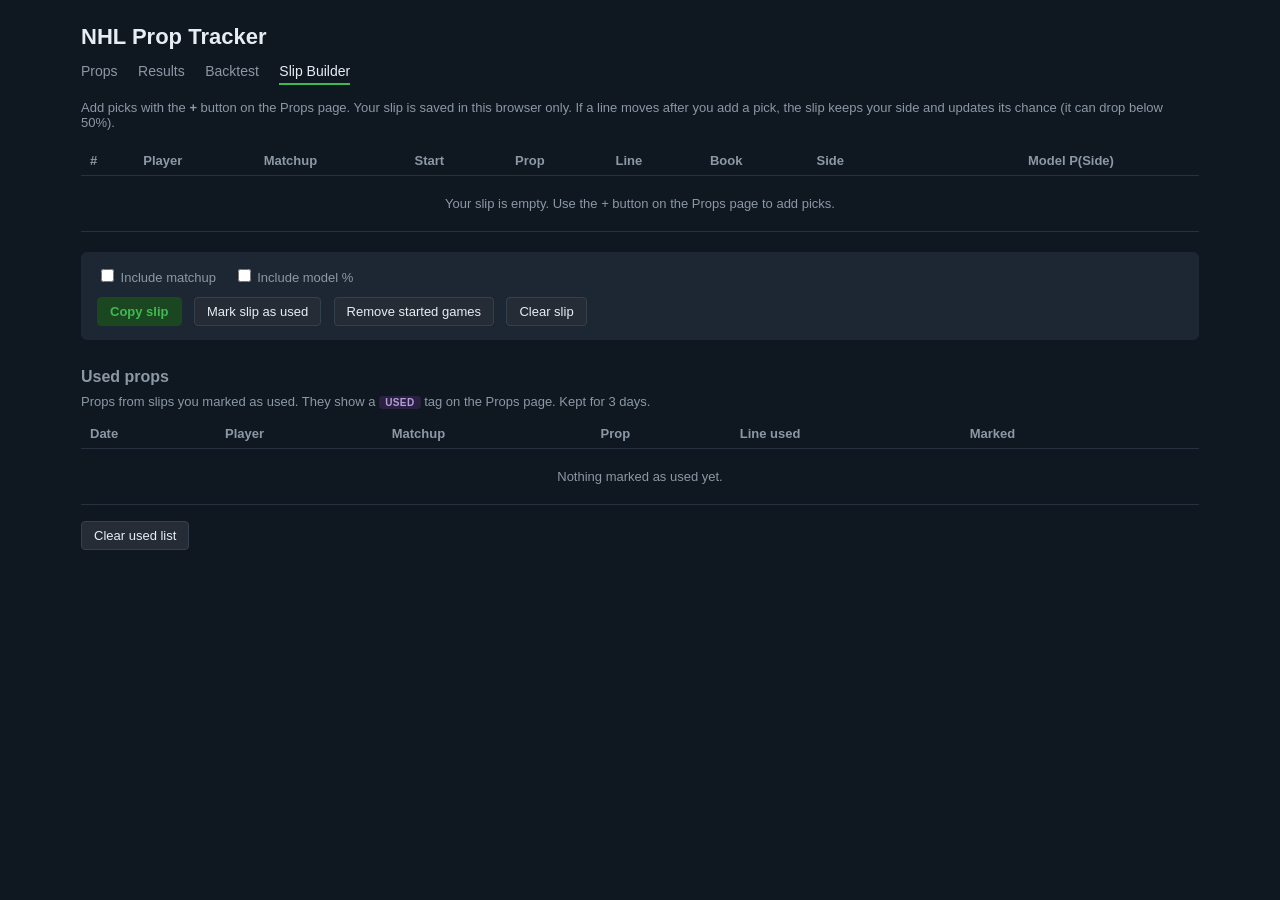
<file: docs/slip.html>
<!DOCTYPE html>
<html lang="en">
<head>
<meta charset="UTF-8">
<meta name="viewport" content="width=device-width, initial-scale=1">
<title>Slip Builder</title>
<link rel="stylesheet" href="site.css">
<script src="slip.js"></script>
<style>
  .slipbox { background: var(--panel); border-radius: 6px; padding: 14px 16px; margin: 12px 0; }
  .slipbox pre { margin: 0 0 12px; font-family: inherit; font-size: 15px; line-height: 1.7; white-space: pre-wrap; }
  .btn { background: #262c36; color: var(--text); border: 1px solid #33414f; border-radius: 4px; padding: 6px 12px;
         font-size: 13px; cursor: pointer; margin-right: 8px; }
  .btn:hover { border-color: var(--good); }
  .btn.primary { background: #1a4620; border-color: #1a4620; color: var(--good); font-weight: 700; }
  .side-btn { border: 1px solid #33414f; background: transparent; border-radius: 4px; padding: 2px 8px; cursor: pointer;
              font-weight: 700; font-size: 12px; }
  .side-btn.over { color: var(--good); } .side-btn.under { color: var(--accent); }
  .x { background: none; border: none; color: var(--muted); cursor: pointer; font-size: 16px; }
  .x:hover { color: var(--bad); }
  .booktag { background: #262c36; color: #8b98a5; border-radius: 4px; padding: 1px 5px; font-size: 10px; font-weight: 700; }
  .flag { color: var(--warn); font-size: 11px; }
  .warns div { color: var(--warn); font-size: 13px; margin: 4px 0; }
  .opts { color: var(--muted); font-size: 13px; margin-bottom: 10px; }
  .opts label { margin-right: 14px; }
</style>
</head>
<body>
<h1>NHL Prop Tracker</h1>
<nav>
  <a href="index.html">Props</a>
  <a href="results.html">Results</a>
  <a href="backtest.html">Backtest</a>
  <a href="slip.html" class="active">Slip Builder<span id="slipCount"></span></a>
</nav>
<div class="meta" id="meta">Add picks with the <b>+</b> button on the Props page. Your slip is saved in this browser only. If a line moves after you add a pick, the slip keeps your side and updates its chance (it can drop below 50%).</div>

<div class="table-wrap">
<table>
  <thead><tr><th>#</th><th>Player</th><th>Matchup</th><th>Start</th><th>Prop</th><th>Line</th><th>Book</th><th>Side</th>
    <th class="num">Model P(Side)</th><th></th><th></th></tr></thead>
  <tbody id="slipBody"></tbody>
</table>
</div>
<div class="warns" id="warns"></div>

<div class="slipbox">
  <div class="opts">
    <label><input type="checkbox" id="optMatch"> Include matchup</label>
    <label><input type="checkbox" id="optProb"> Include model %</label>
  </div>
  <pre id="slipText"></pre>
  <button class="btn primary" id="copyBtn">Copy slip</button>
  <button class="btn" id="usedBtn" title="Tag these props USED on the Props page, then clear the slip">Mark slip as used</button>
  <button class="btn" id="pruneBtn">Remove started games</button>
  <button class="btn" id="clearBtn">Clear slip</button>
</div>
<div class="note" id="notes"></div>

<h2 style="font-size:16px;color:var(--muted);margin:28px 0 8px">Used props <span id="usedCount"></span></h2>
<div class="opts">Props from slips you marked as used. They show a <span class="used-tag">USED</span> tag on the Props page. Kept for 3 days.</div>
<div class="table-wrap"><table>
  <thead><tr><th>Date</th><th>Player</th><th>Matchup</th><th>Prop</th><th>Line used</th><th>Marked</th><th></th></tr></thead>
  <tbody id="usedBody"></tbody></table></div>
<button class="btn" id="clearUsedBtn" style="margin-top:8px">Clear used list</button>

<script>
const esc = s => String(s ?? "").replace(/[&<>"]/g, c => ({"&":"&amp;","<":"&lt;",">":"&gt;",'"':"&quot;"}[c]));
const time = iso => new Date(iso).toLocaleString([], {weekday: "short", hour: "numeric", minute: "2-digit"});
let RAW = false;
try { RAW = localStorage.getItem("nhlProbMode") === "raw"; } catch (e) {}
let LABELS = {"sog": "Shots On Goal", "hits": "Hits", "blocks": "Blocked Shots", "toi": "Time On Ice",
              "saves": "Goalie Saves", "faceoffs": "Faceoffs Won"};
let BOARD = null;   // current picks from both books by line id (null until loaded)
let UD_LOADED = false;

// Chance the chosen side wins. Stored probs are for the model's side; the other side is 1 - that (pushes ignored).
const sideProb = s => { const p = RAW ? s.prob : (s.prob_cal ?? s.prob); return s.side === s.model_side ? p : 1 - p; };
const started = s => new Date(s.start_time) <= new Date();

function status(s) {
  const f = [];
  if (started(s)) f.push("game started");
  else if (BOARD && s.pp_proj_id && !BOARD[s.pp_proj_id] && (bookOf(s) === "prizepicks" || UD_LOADED)) f.push("not on the board right now");
  if (s.sides && s.sides.length === 1 && s.sides[0] !== s.side) f.push(`Underdog only sells ${sideWord(s.sides[0], s)} on this line`);
  if (usedGet(s).length) f.push("already used in a slip");
  if (s.was_line != null) f.push(`line moved ${s.was_line} → ${s.line}`);
  if (s.side !== s.model_side) f.push(`model now picks ${sideWord(s.model_side, s)}` +
    (s.m != null ? ` (projection ${Number(s.m).toFixed(1)} unchanged)` : ""));
  return f.join(" · ");
}

function render() {
  const items = slipLoad();
  document.getElementById("slipBody").innerHTML = items.length ? items.map((s, i) => `<tr>
      <td>${i + 1}</td><td>${esc(s.player)}</td><td>${esc(s.team)} v ${esc(s.opp)}</td><td>${time(s.start_time)}</td>
      <td>${esc(LABELS[s.category] || s.category)}</td><td>${s.line}</td>
      <td><span class="booktag">${bookOf(s) === "underdog" ? "UD" : "PP"}</span></td>
      <td><button class="side-btn ${s.side}" data-i="${i}" title="Click to switch sides">${sideWord(s.side, s).toUpperCase()}</button></td>
      <td class="num">${(sideProb(s) * 100).toFixed(1)}%</td>
      <td class="flag">${esc(status(s))}</td>
      <td><button class="x" data-i="${i}" title="Remove">×</button></td></tr>`).join("")
    : `<tr><td colspan="11" class="empty">Your slip is empty. Use the + button on the Props page to add picks.</td></tr>`;

  const matchup = document.getElementById("optMatch").checked, withP = document.getElementById("optProb").checked;
  document.getElementById("slipText").textContent = items.length ? "Props in this slip:\n" + items.map((s, i) =>
      `${i + 1}. ${s.player} - ${sideWord(s.side, s).toUpperCase()} ${s.line} ${LABELS[s.category] || s.category}` +
      (matchup ? ` (${s.team} v ${s.opp})` : "") + (withP ? ` [${(sideProb(s) * 100).toFixed(1)}%]` : "")).join("\n") : "";

  const w = [];
  const books = [...new Set(items.map(bookOf))];
  const site = books.length === 1 ? bookName(items[0]) : "PrizePicks and Underdog";
  if (books.length > 1) w.push("This slip mixes PrizePicks and Underdog picks: they can't go in the same entry.");
  if (items.length > SLIP_MAX) w.push(`${items.length} picks: entries usually max out at ${SLIP_MAX}.`);
  if (items.length === 1) w.push(`${site} entries need at least 2 picks.`);
  if (items.length >= 2 && new Set(items.map(s => s.team)).size < 2) w.push(`All picks are from one team: ${site} usually requires at least two different teams.`);
  const dupes = [...new Set(items.map(s => s.player).filter((p, i, a) => a.indexOf(p) !== i))];
  if (dupes.length) w.push(`Same player more than once (${dupes.map(esc).join(", ")}): that usually isn't allowed in one entry.`);
  const old = items.filter(started).length;
  if (old) w.push(`${old} pick${old > 1 ? "s are" : " is"} from a game that already started.`);
  document.getElementById("warns").innerHTML = w.map(x => `<div>⚠ ${x}</div>`).join("");

  const all = items.reduce((a, s) => a * sideProb(s), 1);
  document.getElementById("notes").innerHTML = items.length >= 2
    ? `Chance all ${items.length} hit if the legs were independent: <b>${(all * 100).toFixed(1)}%</b>
       (${RAW ? "raw model" : "calibrated"} probabilities; same-team Time On Ice pairs can be more linked than this, see Props → correlated pairs).
       Tracking only: this is a list for typing picks in by hand, not a recommendation.`
    : "";
  const used = usedLoad().slice().sort((a, b) => b.used_at.localeCompare(a.used_at));
  document.getElementById("usedCount").textContent = used.length ? `(${used.length})` : "";
  document.getElementById("usedBody").innerHTML = used.length ? used.map(u => `<tr><td>${u.game_date}</td><td>${esc(u.player)}</td>
      <td>${esc(u.team)} v ${esc(u.opp)}</td><td>${esc(LABELS[u.category] || u.category)}</td>
      <td><span class="${u.side}" style="font-weight:700">${sideWord(u.side, u).toUpperCase()}</span> ${u.line} <span class="booktag">${bookOf(u) === "underdog" ? "UD" : "PP"}</span></td>
      <td>${time(u.used_at)}</td><td><button class="x unuse" data-at="${u.used_at}" data-k="${esc(u.k)}" title="Unmark">×</button></td></tr>`).join("")
    : `<tr><td colspan="7" class="empty">Nothing marked as used yet.</td></tr>`;
  slipBadge();
}

document.addEventListener("click", e => {
  const items = slipLoad();
  const side = e.target.closest(".side-btn"), x = e.target.closest(".x");
  if (side) { const s = items[side.dataset.i]; s.side = s.side === "over" ? "under" : "over"; slipSave(items); render(); }
  const un = e.target.closest(".unuse");
  if (un) { usedSave(usedLoad().filter(u => !(u.k === un.dataset.k && u.used_at === un.dataset.at))); render(); return; }
  if (x) { items.splice(x.dataset.i, 1); slipSave(items); render(); }
});
document.getElementById("usedBtn").addEventListener("click", () => {
  const items = slipLoad(), b = document.getElementById("usedBtn");
  if (!items.length) return;
  usedMark(items); slipSave([]); render();
  b.textContent = `Marked ${items.length} as used`; setTimeout(() => b.textContent = "Mark slip as used", 2000);
});
document.getElementById("clearUsedBtn").addEventListener("click", () => { usedSave([]); render(); });
document.getElementById("clearBtn").addEventListener("click", () => { slipSave([]); render(); });
document.getElementById("pruneBtn").addEventListener("click", () => { slipSave(slipLoad().filter(s => !started(s))); render(); });
["optMatch", "optProb"].forEach(id => document.getElementById(id).addEventListener("change", render));
document.getElementById("copyBtn").addEventListener("click", async () => {
  const text = document.getElementById("slipText").textContent, b = document.getElementById("copyBtn");
  if (!text) return;
  try { await navigator.clipboard.writeText(text); }
  catch (e) {   // older browsers / no clipboard permission: select the text so Ctrl+C works
    const r = document.createRange(); r.selectNodeContents(document.getElementById("slipText"));
    const sel = getSelection(); sel.removeAllRanges(); sel.addRange(r);
    b.textContent = "Press Ctrl+C"; setTimeout(() => b.textContent = "Copy slip", 2000); return;
  }
  b.textContent = "Copied!"; setTimeout(() => b.textContent = "Copy slip", 1500);
});
window.addEventListener("storage", e => { if (e.key === SLIP_KEY) render(); });

render();
// Refresh lines and model probabilities from the current board (lines move during the day).
fetch("data/props.json", {cache: "no-store"}).then(r => r.json()).then(async json => {
  applyBoard(json, await loadBoard());   // current lines from the 30-minute tracker, if newer
  json.picks.forEach(p => { p.book = "prizepicks"; });
  try {   // Underdog picks, if that book has been priced
    const ud = await (await fetch("data/props_underdog.json", {cache: "no-store"})).json();
    ud.picks.forEach(p => { p.book = "underdog"; });
    json.picks = json.picks.concat(ud.picks);
    UD_LOADED = true;
  } catch (e) {}
  LABELS = Object.assign(LABELS, json.labels || {});
  BOARD = {};
  json.picks.filter(p => !p.skip_reason && p.pp_proj_id).forEach(p => BOARD[p.pp_proj_id] = p);
  const items = slipLoad();
  const byName = {};
  json.picks.filter(p => !p.skip_reason).forEach(p => byName[`${p.book}|${p.game_date}|${p.player}|${p.category}`] = p);
  items.forEach(s => {
    // same projection id, or (if PrizePicks re-posted the line under a new id) same player, prop and date
    const p = BOARD[s.pp_proj_id] || byName[`${bookOf(s)}|${s.game_date}|${s.player}|${s.category}`];
    if (!p) return;
    if (p.pp_proj_id !== s.pp_proj_id) { s.pp_proj_id = p.pp_proj_id; s.key = slipKey(p); }
    if (p.line !== s.line) { s.was_line = s.was_line ?? s.line; s.line = p.line; }
    if (s.was_line === s.line) delete s.was_line;
    Object.assign(s, {prob: p.prob, prob_cal: p.prob_cal, model_side: p.side, start_time: p.start_time, m: p.model_mean, sides: p.sides, mult: p.mult});
  });
  slipSave(items);
  render();
}).catch(() => {});
</script>
</body>
</html>
</file>
<file: docs/site.css>
:root {
  --bg: #0f1720; --panel: #1c2733; --line: #263140; --text: #e6edf3; --muted: #8b98a5;
  --good: #3fb950; --bad: #f85149; --warn: #d4a72c; --accent: #58a6ff;
}
* { box-sizing: border-box; }
body { font-family: -apple-system, "Segoe UI", Arial, sans-serif; background: var(--bg); color: var(--text);
       max-width: 1150px; margin: 0 auto; padding: 24px 16px; }
h1 { font-size: 22px; margin: 0 0 4px; }
h2 { font-size: 16px; color: var(--muted); font-weight: 600; margin: 28px 0 10px; }
.tag { font-size: 12px; color: var(--muted); }
nav { margin: 12px 0 20px; }
nav a { color: var(--muted); text-decoration: none; font-size: 14px; margin-right: 16px; padding-bottom: 4px; }
nav a.active { color: var(--text); border-bottom: 2px solid var(--good); }
.meta { color: var(--muted); margin-bottom: 16px; font-size: 13px; }
.panel { background: var(--panel); border-radius: 6px; padding: 14px 16px; margin-bottom: 12px; }
.filters { display: flex; flex-wrap: wrap; gap: 8px; align-items: center; margin-bottom: 12px; font-size: 13px; color: var(--muted); }
select, input { background: var(--panel); color: var(--text); border: 1px solid #33414f; padding: 4px 6px;
                border-radius: 4px; font-size: 13px; }
.cards { display: flex; flex-wrap: wrap; gap: 12px; margin-bottom: 12px; }
.card { background: var(--panel); border-radius: 6px; padding: 12px 16px; min-width: 150px; }
.card .big { font-size: 26px; font-weight: 700; font-variant-numeric: tabular-nums; }
.card .sub { color: var(--muted); font-size: 12px; margin-top: 2px; }
.table-wrap { overflow-x: auto; }
table { width: 100%; border-collapse: collapse; font-size: 13px; margin-bottom: 8px; }
th, td { padding: 7px 9px; text-align: left; border-bottom: 1px solid var(--line); white-space: nowrap; }
th { color: var(--muted); font-weight: 600; }
td.num, th.num { text-align: right; font-variant-numeric: tabular-nums; }
.pill { padding: 2px 6px; border-radius: 4px; font-size: 11px; font-weight: 700; }
.h { background: #1a4620; color: var(--good); } .m { background: #2d1a1a; color: var(--bad); }
.p { background: #2d2a1a; color: var(--warn); }
.over { color: var(--good); } .under { color: var(--accent); }
.note { color: var(--muted); font-size: 12px; line-height: 1.5; }
.warn { color: var(--warn); }
.empty { color: var(--muted); text-align: center; padding: 20px; }
.section { border-top: 1px solid var(--line); margin-top: 28px; padding-top: 4px; }
/* two-way toggle buttons (Opening/Closing, Calibrated/Raw) */
.seg { display: inline-flex; background: var(--panel); border: 1px solid var(--line); border-radius: 8px; padding: 3px; vertical-align: middle; }
.seg button { background: none; border: none; color: var(--muted); font-size: 13px; font-weight: 600; padding: 6px 14px;
              border-radius: 6px; cursor: pointer; }
.seg button.on { background: #263140; color: var(--text); }
.used-tag { background: #2a2140; color: #b39ddb; border-radius: 4px; padding: 1px 6px; font-size: 10px; font-weight: 700;
            letter-spacing: .04em; vertical-align: middle; cursor: help; }
body.ud .pp-only { display: none; }   /* Results: sections that only exist for PrizePicks */
body.lg #content > :not(.exp-sec) { display: none; }   /* Results: LightGBM tab shows only its own section */
</file>
